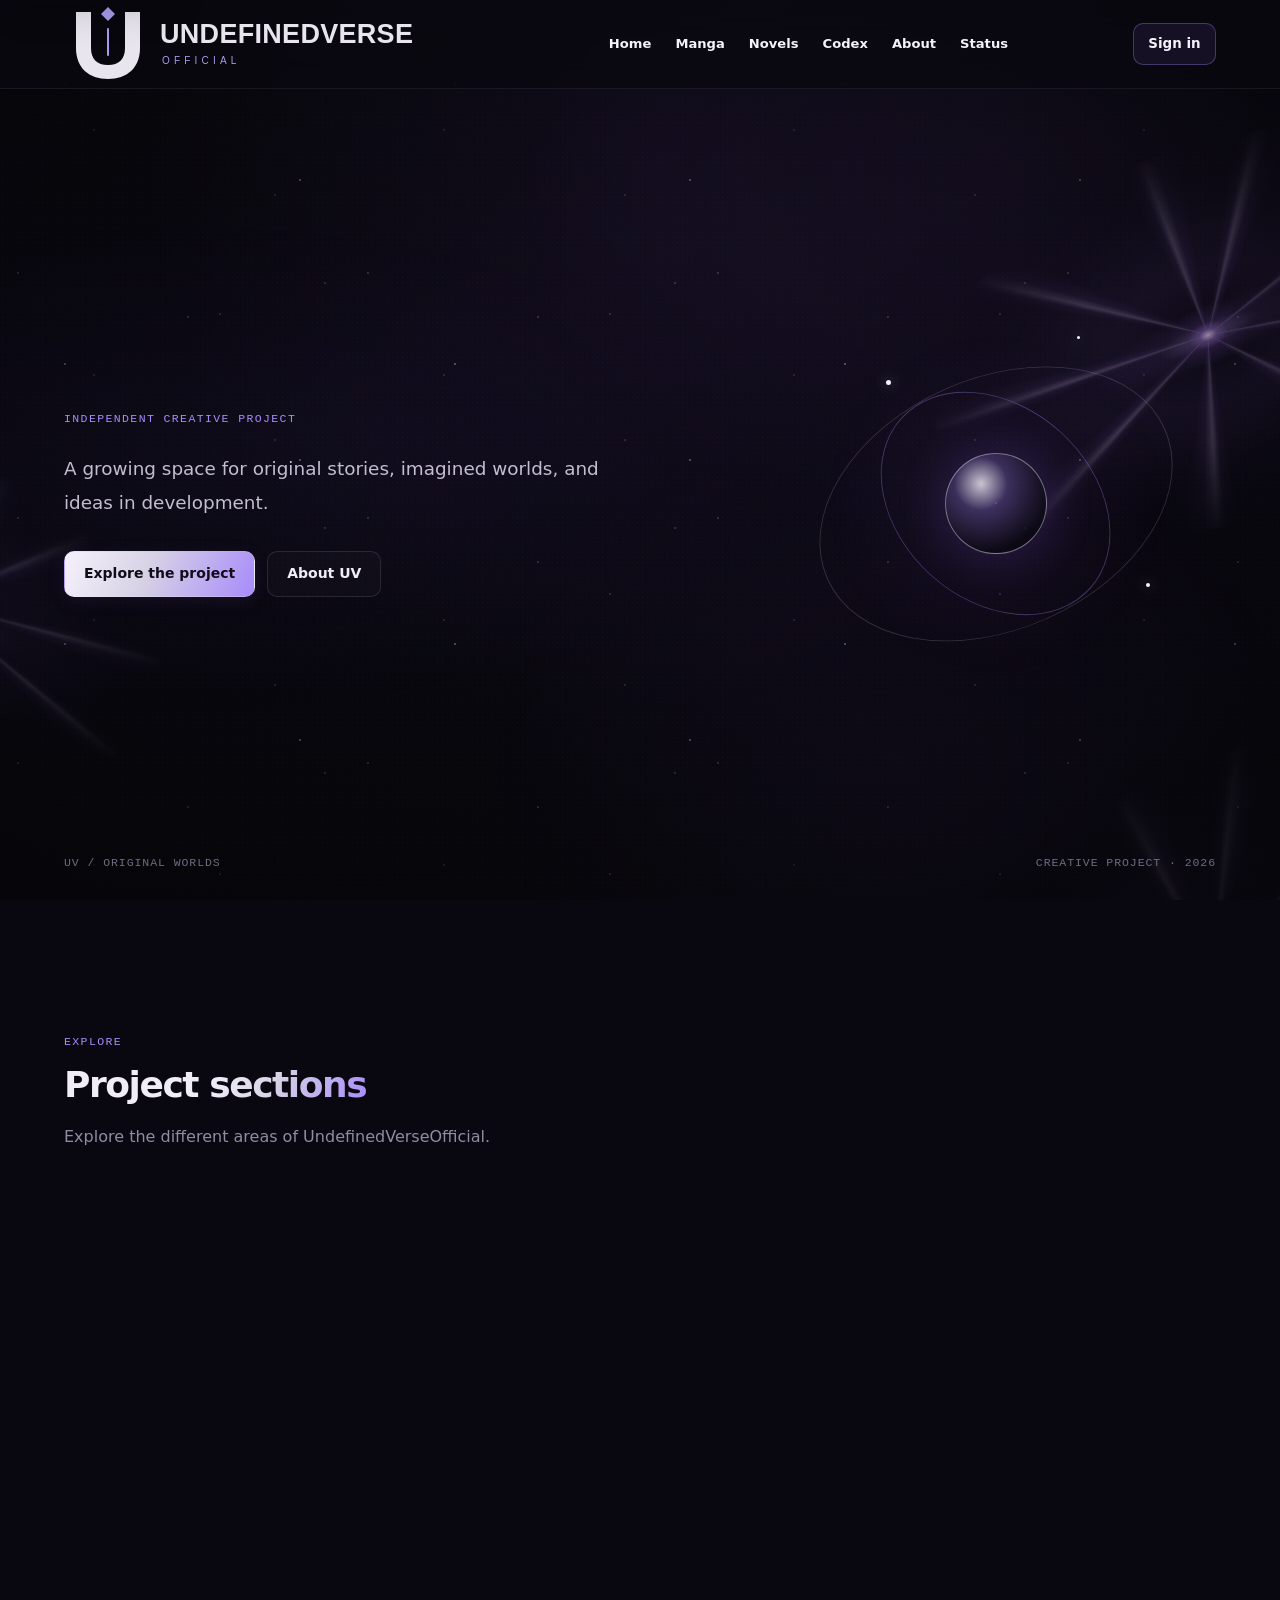
<file: index.html>
<!DOCTYPE html>
<html lang="en">
<head>
  <meta charset="UTF-8">
  <meta name="viewport" content="width=device-width, initial-scale=1">
  <meta name="theme-color" content="#08080b">
  <meta name="color-scheme" content="dark">

  <meta
    name="description"
    content="UndefinedVerseOfficial — an independent creative project for original stories, imagined worlds, manga, novels, and fictional lore."
  >

  <title>UndefinedVerseOfficial</title>

  <link rel="icon" href="assets/icons/favicon.svg" type="image/svg+xml">
  <link rel="manifest" href="manifest.webmanifest">

  <link rel="stylesheet" href="assets/css/tokens.css">
  <link rel="stylesheet" href="assets/css/reset.css">
  <link rel="stylesheet" href="assets/css/typography.css">
  <link rel="stylesheet" href="assets/css/layout.css">
  <link rel="stylesheet" href="assets/css/background.css">
  <link rel="stylesheet" href="assets/css/logo.css">
  <link rel="stylesheet" href="assets/css/navigation.css">
  <link rel="stylesheet" href="assets/css/cards.css">
  <link rel="stylesheet" href="assets/css/animations.css">
  <link rel="stylesheet" href="assets/css/responsive.css">
  <link rel="stylesheet" href="assets/css/accessibility.css">
</head>

<body>
  <a class="skip-link" href="#main-content">Skip to content</a>

  <!-- Cosmic background -->
  <div class="cosmos" aria-hidden="true">
    <div class="cosmos__base"></div>
    <div class="cosmos__nebula"></div>

    <div class="cosmos__galaxy cosmos__galaxy--one"></div>
    <div class="cosmos__galaxy cosmos__galaxy--two"></div>
    <div class="cosmos__galaxy cosmos__galaxy--three"></div>

    <div class="cosmos__stars cosmos__stars--far"></div>
    <div class="cosmos__stars cosmos__stars--near"></div>

    <div class="cosmos__grain"></div>
    <div class="cosmos__vignette"></div>
  </div>

  <!-- Header -->
  <header class="site-header">
    <div class="site-header__inner">

      <a
        class="site-logo"
        href="index.html"
        aria-label="UndefinedVerseOfficial home"
      >
        <img
          src="assets/icons/uv-logo.svg"
          alt="UndefinedVerseOfficial"
          width="420"
          height="88"
        >
      </a>

      <nav class="site-nav" id="primary-navigation" aria-label="Main navigation">
        <a href="index.html" aria-current="page">Home</a>
        <a href="pages/manga.html">Manga</a>
        <a href="pages/novels.html">Novels</a>
        <a href="pages/codex.html">Codex</a>
        <a href="pages/about.html">About</a>
        <a href="pages/status.html">Status</a>
      </nav>

      <a
        class="account-link"
        id="account-nav-link"
        href="pages/account.html"
        aria-label="Sign in to UndefinedVerseOfficial"
      >
        <span id="account-nav-label">Sign in</span>
      </a>

    </div>
  </header>

  <main id="main-content">

    <!-- Hero -->
    <section class="hero section" aria-label="Introduction">
      <div class="hero__content">
        <p class="eyebrow">INDEPENDENT CREATIVE PROJECT</p>

        <p class="hero__description">
          A growing space for original stories, imagined worlds,
          and ideas in development.
        </p>

        <div class="hero__actions">
          <a class="button button--primary" href="#explore">
            Explore the project
          </a>

          <a class="button button--quiet" href="pages/about.html">
            About UV
          </a>
        </div>
      </div>

      <div class="hero__visual" aria-hidden="true">
        <div class="hero__orbit hero__orbit--outer"></div>
        <div class="hero__orbit hero__orbit--inner"></div>
        <div class="hero__orbit hero__orbit--third"></div>
        <div class="hero__core"></div>

        <span class="hero__spark hero__spark--one"></span>
        <span class="hero__spark hero__spark--two"></span>
        <span class="hero__spark hero__spark--three"></span>
      </div>

      <div class="hero__index" aria-hidden="true">
        <span>UV / ORIGINAL WORLDS</span>
        <span>CREATIVE PROJECT · 2026</span>
      </div>
    </section>

    <!-- Explore -->
    <section class="section" id="explore" aria-labelledby="explore-title">
      <div class="section-heading">
        <p class="eyebrow">EXPLORE</p>

        <h2 id="explore-title">
          Project <span>sections</span>
        </h2>

        <p>
          Explore the different areas of UndefinedVerseOfficial.
        </p>
      </div>

      <div class="category-grid">
        <a
          class="category-card"
          href="pages/manga.html"
          data-work-title="manga"
          data-catalogue-status="in-development"
        >
          <div class="category-card__icon" aria-hidden="true">◈</div>
          <p class="eyebrow">01 / STORIES</p>
          <h3 class="category-card__title">Manga</h3>

          <p class="category-card__description">
            A dedicated space for original manga projects.
            The catalogue is in development.
          </p>

          <span class="category-card__action">
            Explore Manga
            <span class="category-card__arrow" aria-hidden="true">↗</span>
          </span>
        </a>

        <a
          class="category-card"
          href="pages/novels.html"
          data-work-title="novels"
          data-catalogue-status="in-development"
        >
          <div class="category-card__icon" aria-hidden="true">◇</div>
          <p class="eyebrow">02 / FICTION</p>
          <h3 class="category-card__title">Novels</h3>

          <p class="category-card__description">
            A future home for original fiction and longer-form stories.
          </p>

          <span class="category-card__action">
            Explore Novels
            <span class="category-card__arrow" aria-hidden="true">↗</span>
          </span>
        </a>
      </div>
    </section>

    <!-- Worldbuilding -->
    <section class="section" aria-labelledby="codex-title">
      <div class="section-heading">
        <p class="eyebrow">03 / WORLDBUILDING</p>

        <h2 id="codex-title">
          Ideas, concepts, and <span>lore</span>
        </h2>

        <p>
          A place for fictional concepts, terminology, and worldbuilding
          as the project develops.
        </p>
      </div>

      <a
        class="dimension-card"
        href="pages/codex.html"
        data-work-title="codex"
        data-catalogue-status="in-development"
      >
        <span class="dimension-card__top">
          <span class="dimension-card__index">03 / LORE</span>
          <span class="dimension-card__symbol" aria-hidden="true">⌘</span>
        </span>

        <h3 class="dimension-card__title">Codex</h3>

        <p class="dimension-card__description">
          Fictional concepts, terminology, and worldbuilding
          for the developing project.
        </p>

        <span class="dimension-card__footer">
          <span>Explore Codex</span>
          <span class="dimension-card__arrow" aria-hidden="true">↗</span>
        </span>
      </a>
    </section>

    <!-- Project status -->
    <section class="section" aria-labelledby="status-title">
      <a class="codex-link" href="pages/status.html">
        <div class="codex-link__content">
          <span class="codex-link__label">PROJECT STATUS</span>

          <h2 class="codex-link__title" id="status-title">
            Under development
          </h2>

          <p class="codex-link__description">
            Some sections are still being built. Visit the status page
            for a clearer view of what's available.
          </p>
        </div>

        <span class="codex-link__arrow" aria-hidden="true">↗</span>
      </a>
    </section>

  </main>

  <!-- Footer -->
  <footer class="site-footer">
    <div class="site-footer__inner">

      <a class="site-footer__brand" href="index.html">
        <img
          src="assets/icons/uv-mark.svg"
          alt=""
          width="32"
          height="32"
        >
        <span>UndefinedVerseOfficial</span>
      </a>

      <p>An independent creative project.</p>

      <nav aria-label="Footer navigation">
        <a href="pages/about.html">About</a>
        <a href="pages/status.html">Status</a>
      </nav>

      <p class="site-footer__copyright">
        © <span data-current-year>2026</span> UndefinedVerseOfficial
      </p>

    </div>
  </footer>

  <!-- Existing site scripts -->
  <script type="module" src="assets/js/main.js"></script>
  <script type="module" src="assets/js/account-nav.js"></script>
</body>
</html>
</file>
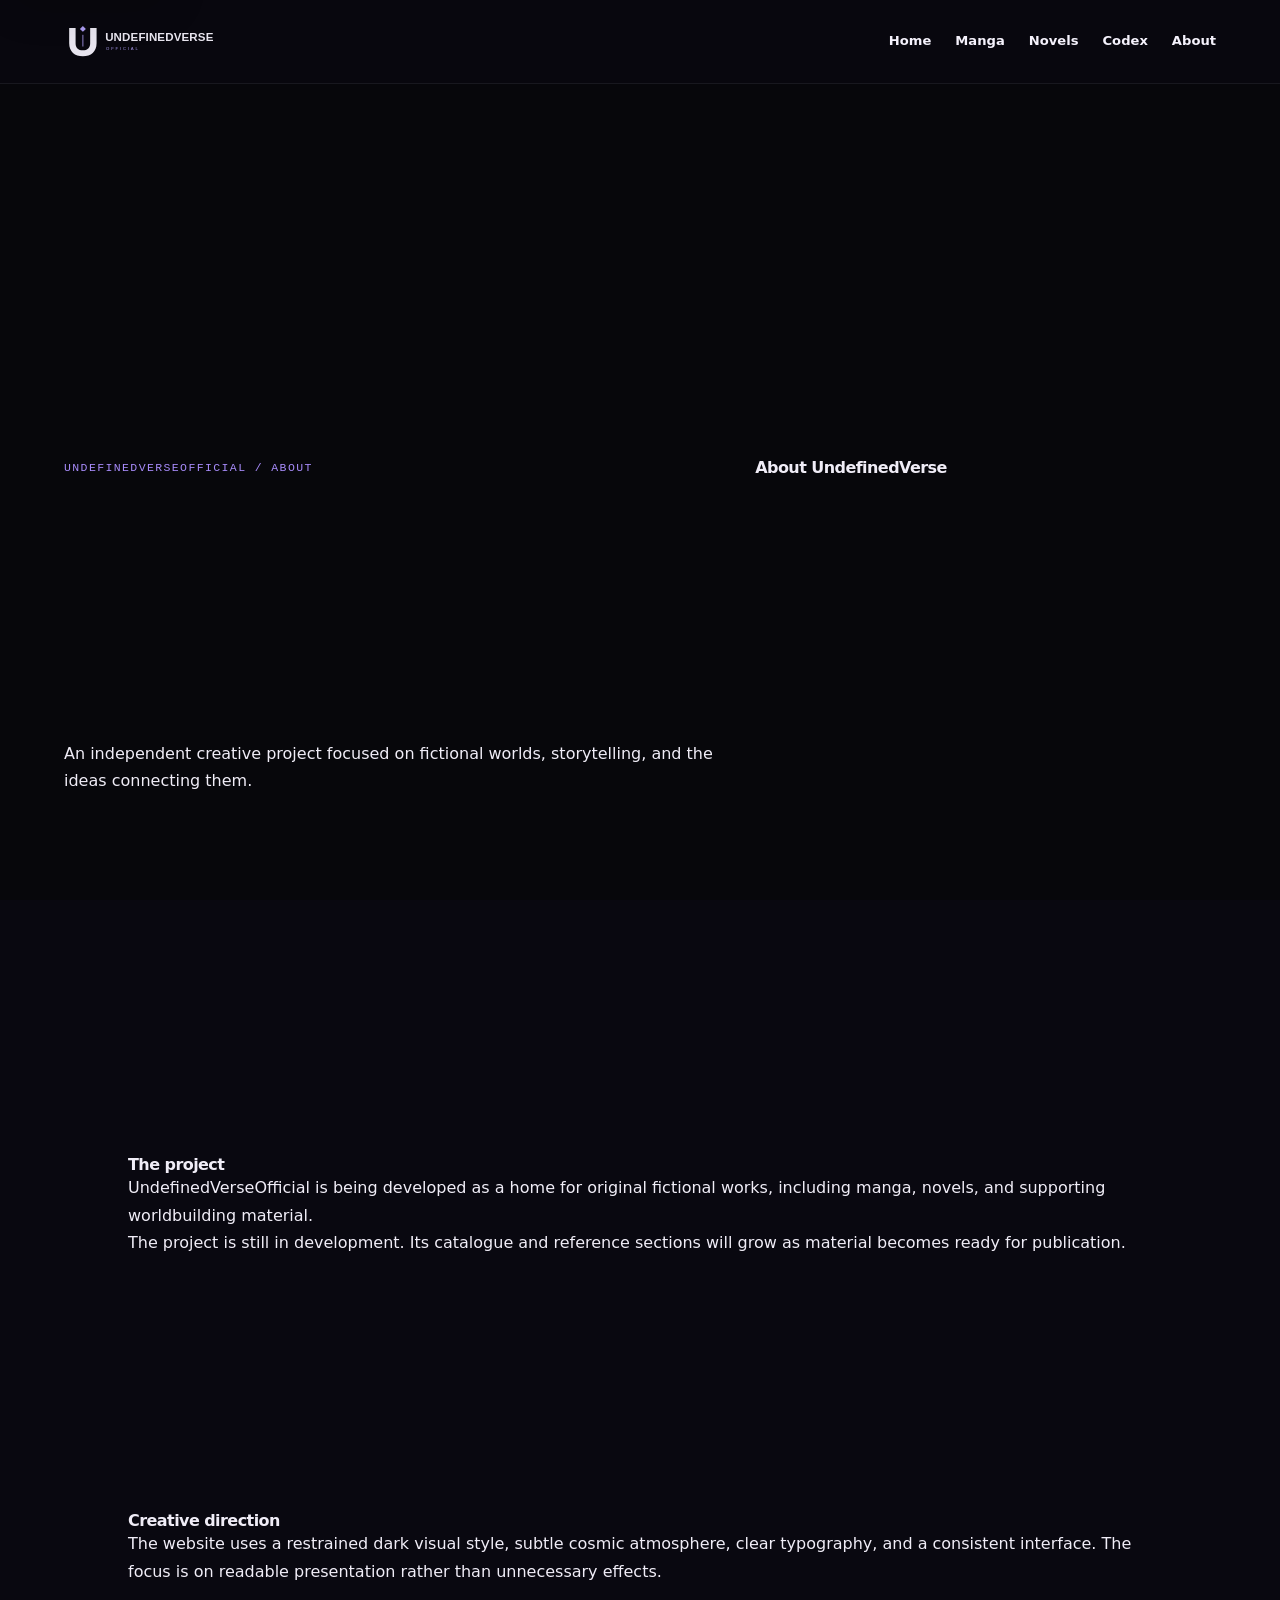
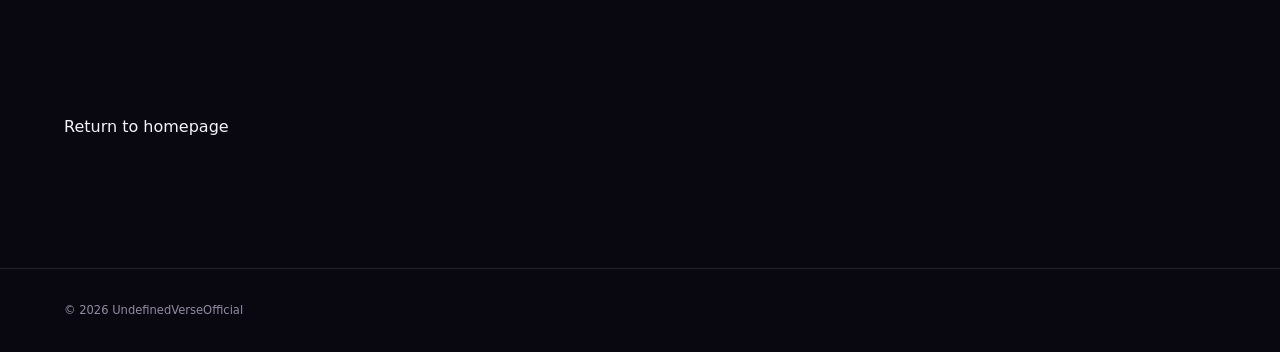
<file: pages/about.html>
<!DOCTYPE html>
<html lang="en">
<head>
  <meta charset="UTF-8">
  <meta name="viewport" content="width=device-width, initial-scale=1">
  <meta name="theme-color" content="#080611">
  <meta
    name="description"
    content="Learn about UndefinedVerseOfficial, its creative direction, and its developing collection of fictional works."
  >
  <meta name="robots" content="index, follow">

  <title>About — UndefinedVerseOfficial</title>

  <link rel="icon" href="../assets/icons/favicon.svg" type="image/svg+xml">

  <link rel="stylesheet" href="../assets/css/tokens.css">
  <link rel="stylesheet" href="../assets/css/reset.css">
  <link rel="stylesheet" href="../assets/css/typography.css">
  <link rel="stylesheet" href="../assets/css/layout.css">
  <link rel="stylesheet" href="../assets/css/background.css">
  <link rel="stylesheet" href="../assets/css/logo.css">
  <link rel="stylesheet" href="../assets/css/navigation.css">
  <link rel="stylesheet" href="../assets/css/cards.css">
  <link rel="stylesheet" href="../assets/css/animations.css">
  <link rel="stylesheet" href="../assets/css/responsive.css">
  <link rel="stylesheet" href="../assets/css/accessibility.css">
</head>

<body>
  <a class="skip-link" href="#main-content">Skip to content</a>

  <div class="cosmos" aria-hidden="true"></div>

  <header class="site-header">
    <a
      class="site-logo"
      href="../index.html"
      aria-label="UndefinedVerseOfficial home"
    >
      <img
        src="../assets/icons/uv-logo.svg"
        alt="UndefinedVerseOfficial"
        width="180"
        height="50"
      >
    </a>

    <nav class="site-nav" aria-label="Main navigation">
      <a href="../index.html">Home</a>
      <a href="./manga.html">Manga</a>
      <a href="./novels.html">Novels</a>
      <a href="./codex.html">Codex</a>
      <a href="./about.html" aria-current="page">About</a>
    </nav>
  </header>

  <main id="main-content" class="section">
    <section class="hero" aria-labelledby="page-title">
      <p class="eyebrow">UNDEFINEDVERSEOFFICIAL / ABOUT</p>
      <h1 id="page-title">About UndefinedVerse</h1>
      <p>
        An independent creative project focused on fictional worlds,
        storytelling, and the ideas connecting them.
      </p>
    </section>

    <section class="section" aria-labelledby="purpose-title">
      <div class="card">
        <h2 id="purpose-title">The project</h2>
        <p>
          UndefinedVerseOfficial is being developed as a home for
          original fictional works, including manga, novels, and
          supporting worldbuilding material.
        </p>
        <p>
          The project is still in development. Its catalogue and
          reference sections will grow as material becomes ready
          for publication.
        </p>
      </div>
    </section>

    <section class="section" aria-labelledby="direction-title">
      <div class="card">
        <h2 id="direction-title">Creative direction</h2>
        <p>
          The website uses a restrained dark visual style, subtle
          cosmic atmosphere, clear typography, and a consistent
          interface. The focus is on readable presentation rather
          than unnecessary effects.
        </p>
      </div>
    </section>

    <p>
      <a href="../index.html">Return to homepage</a>
    </p>
  </main>

  <footer class="site-footer">
    <p>
      © <span data-current-year>2026</span>
      UndefinedVerseOfficial
    </p>
  </footer>

  <script src="../assets/js/main.js" type="module"></script>
</body>
</html>
</file>
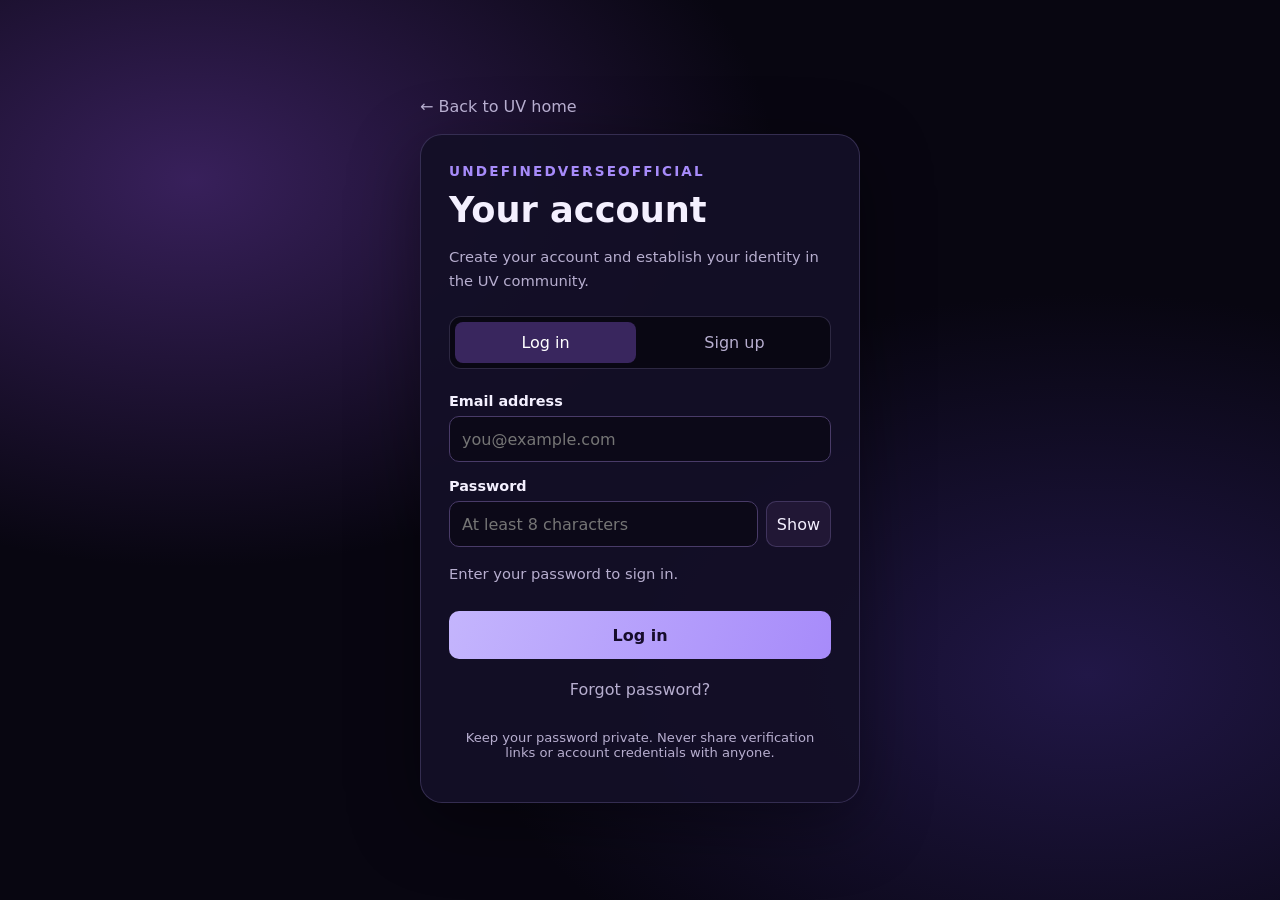
<file: pages/account.html>
<!DOCTYPE html>
<html lang="en">
<head>
  <meta charset="UTF-8">
  <meta name="viewport" content="width=device-width, initial-scale=1">
  <meta name="theme-color" content="#080611">
  <meta name="description" content="Create an account or sign in to UndefinedVerseOfficial.">
  <title>Account | UndefinedVerseOfficial</title>

  <style>
    :root {
      color-scheme: dark;
      --bg: #080611;
      --panel: rgba(20, 15, 39, .94);
      --text: #f4f0ff;
      --muted: #b7aecf;
      --purple: #a78bfa;
      --border: rgba(190, 170, 255, .2);
      --error: #ff9baf;
      --success: #8ee8c1;
    }

    * { box-sizing: border-box; }

    body {
      margin: 0;
      min-height: 100vh;
      padding: 24px 16px;
      display: grid;
      place-items: center;
      font-family: system-ui, -apple-system, sans-serif;
      color: var(--text);
      background:
        radial-gradient(ellipse at 15% 20%, #38205b 0, transparent 38%),
        radial-gradient(ellipse at 85% 75%, #211747 0, transparent 40%),
        var(--bg);
    }

    a { color: #c9b8ff; }

    .shell {
      width: 100%;
      max-width: 440px;
    }

    .back {
      display: inline-block;
      margin-bottom: 18px;
      color: var(--muted);
      text-decoration: none;
    }

    .card {
      padding: 28px;
      background: var(--panel);
      border: 1px solid var(--border);
      border-radius: 22px;
      box-shadow: 0 20px 70px #0006;
    }

    .brand {
      margin: 0;
      color: var(--purple);
      font-size: .85rem;
      font-weight: 800;
      letter-spacing: .16em;
      text-transform: uppercase;
    }

    h1 {
      margin: 10px 0 8px;
      font-size: clamp(1.7rem, 7vw, 2.2rem);
      overflow-wrap: anywhere;
    }

    .intro, .hint {
      color: var(--muted);
      line-height: 1.6;
      font-size: .92rem;
    }

    .tabs {
      display: grid;
      grid-template-columns: 1fr 1fr;
      gap: 8px;
      margin: 24px 0;
      padding: 5px;
      background: #090713;
      border: 1px solid var(--border);
      border-radius: 12px;
    }

    button, input { font: inherit; }

    .tab {
      padding: 11px 8px;
      color: var(--muted);
      background: transparent;
      border: 0;
      border-radius: 8px;
      cursor: pointer;
    }

    .tab[aria-selected="true"] {
      color: white;
      background: #39265e;
    }

    .field { margin: 16px 0; }

    label {
      display: block;
      margin-bottom: 7px;
      font-size: .9rem;
      font-weight: 650;
    }

    input {
      width: 100%;
      min-height: 46px;
      padding: 12px;
      color: white;
      background: #0c0918;
      border: 1px solid #493b68;
      border-radius: 10px;
    }

    input:focus-visible, button:focus-visible, a:focus-visible {
      outline: 2px solid #c4b5fd;
      outline-offset: 3px;
    }

    .password-wrap {
      display: flex;
      gap: 8px;
    }

    .password-wrap input { min-width: 0; }

    .small-button {
      flex-shrink: 0;
      padding: 0 10px;
      color: var(--text);
      background: #211735;
      border: 1px solid var(--border);
      border-radius: 10px;
      cursor: pointer;
    }

    .primary {
      width: 100%;
      min-height: 48px;
      margin-top: 10px;
      padding: 12px;
      color: #160c2b;
      background: linear-gradient(110deg, #c4b5fd, #a78bfa);
      border: 0;
      border-radius: 10px;
      font-weight: 800;
      cursor: pointer;
    }

    button:disabled { opacity: .6; cursor: wait; }

    .notice {
      display: none;
      margin: 16px 0;
      padding: 12px;
      border: 1px solid var(--border);
      border-radius: 10px;
      line-height: 1.5;
      overflow-wrap: anywhere;
    }

    .notice.show { display: block; }
    .notice.error { color: var(--error); }
    .notice.success { color: var(--success); }

    .hidden { display: none !important; }

    .account-details {
      margin: 18px 0;
      padding: 14px;
      background: #0c0918;
      border: 1px solid var(--border);
      border-radius: 12px;
      overflow-wrap: anywhere;
    }

    .footer {
      margin-top: 20px;
      text-align: center;
      color: var(--muted);
      font-size: .82rem;
    }

    @media (max-width: 360px) {
      .card { padding: 20px 16px; }
    }
  </style>
</head>

<body>
  <main class="shell">
    <a class="back" href="../index.html">← Back to UV home</a>

    <section class="card">
      <p class="brand">UndefinedVerseOfficial</p>
      <h1 id="page-title">Your account</h1>
      <p class="intro">
        Create your account and establish your identity in the UV community.
      </p>

      <div id="auth-area">
        <div class="tabs" role="tablist" aria-label="Account action">
          <button class="tab" id="login-tab" type="button"
            role="tab" aria-selected="true">Log in</button>
          <button class="tab" id="signup-tab" type="button"
            role="tab" aria-selected="false">Sign up</button>
        </div>

        <form id="auth-form">
          <div class="field hidden" id="name-field">
            <label for="display-name">Display name (optional)</label>
            <input id="display-name" name="displayName"
              type="text" maxlength="50" autocomplete="nickname"
              placeholder="How should we display your name?">
          </div>

          <div class="field">
            <label for="email">Email address</label>
            <input id="email" name="email" type="email"
              autocomplete="email" maxlength="254"
              required placeholder="you@example.com">
          </div>

          <div class="field">
            <label for="password">Password</label>
            <div class="password-wrap">
              <input id="password" name="password" type="password"
                autocomplete="current-password" minlength="8"
                required placeholder="At least 8 characters">
              <button class="small-button" id="toggle-password"
                type="button" aria-label="Show password"
                aria-pressed="false">Show</button>
            </div>
            <p class="hint" id="password-hint">
              Enter your password to sign in.
            </p>
          </div>

          <button class="primary" id="submit-button" type="submit">
            Log in
          </button>
        </form>

        <button id="forgot-button" class="tab" type="button"
          style="width:100%;margin-top:10px">
          Forgot password?
        </button>
      </div>

      <div id="signed-in-area" class="hidden">
        <h2>You're signed in</h2>
        <p class="intro">Your UV account is connected.</p>
        <div class="account-details">
          <p><strong>Email</strong></p>
          <p id="user-email"></p>
          <p><strong>User ID</strong></p>
          <p id="user-id"></p>
        </div>
        <p class="hint">
          Your public profile page will be connected in the next step.
        </p>
        <button class="primary" id="logout-button" type="button">
          Log out
        </button>
      </div>

      <div id="notice" class="notice" role="status"
        aria-live="polite"></div>

      <p class="footer">
        Keep your password private. Never share verification links or
        account credentials with anyone.
      </p>
    </section>
  </main>

  <script type="module">
    import { supabase } from "../assets/js/supabase.js";

    const $ = (id) => document.getElementById(id);

    const authArea = $("auth-area");
    const signedInArea = $("signed-in-area");
    const form = $("auth-form");
    const notice = $("notice");
    const submitButton = $("submit-button");

    let mode = "login";
    let busy = false;

    function showNotice(message, type = "success") {
      notice.textContent = message;
      notice.className = `notice show ${type}`;
    }

    function clearNotice() {
      notice.textContent = "";
      notice.className = "notice";
    }

    function setMode(nextMode) {
      mode = nextMode;
      const signup = mode === "signup";

      $("login-tab").setAttribute("aria-selected", String(!signup));
      $("signup-tab").setAttribute("aria-selected", String(signup));
      $("name-field").classList.toggle("hidden", !signup);
      $("forgot-button").classList.toggle("hidden", signup);

      $("page-title").textContent = signup ? "Create your account" : "Welcome back";
      submitButton.textContent = signup ? "Create account" : "Log in";
      $("password").autocomplete = signup ? "new-password" : "current-password";
      $("password-hint").textContent = signup
        ? "Use at least 8 characters. Choose a password you don't use elsewhere."
        : "Enter your password to sign in.";

      clearNotice();
    }

    function setBusy(value) {
      busy = value;
      submitButton.disabled = value;
      $("forgot-button").disabled = value;
      $("login-tab").disabled = value;
      $("signup-tab").disabled = value;
      $("logout-button").disabled = value;
      submitButton.textContent = value
        ? "Please wait…"
        : mode === "signup" ? "Create account" : "Log in";
    }

    function displaySession(user) {
      authArea.classList.add("hidden");
      signedInArea.classList.remove("hidden");
      $("user-email").textContent = user.email || "Email unavailable";
      $("user-id").textContent = user.id;
    }

    function displaySignedOut() {
      authArea.classList.remove("hidden");
      signedInArea.classList.add("hidden");
    }

    $("login-tab").addEventListener("click", () => setMode("login"));
    $("signup-tab").addEventListener("click", () => setMode("signup"));

    $("toggle-password").addEventListener("click", () => {
      const input = $("password");
      const show = input.type === "password";
      input.type = show ? "text" : "password";
      $("toggle-password").textContent = show ? "Hide" : "Show";
      $("toggle-password").setAttribute("aria-label",
        show ? "Hide password" : "Show password");
      $("toggle-password").setAttribute("aria-pressed", String(show));
    });

    form.addEventListener("submit", async (event) => {
      event.preventDefault();
      if (busy) return;
      clearNotice();

      const email = $("email").value.trim();
      const password = $("password").value;
      const displayName = $("display-name").value.trim();

      if (mode === "signup" && password.length < 8) {
        showNotice("Choose a password with at least 8 characters.", "error");
        return;
      }

      setBusy(true);

      try {
        if (mode === "signup") {
          const { data, error } = await supabase.auth.signUp({
            email,
            password,
            options: {
              emailRedirectTo: window.location.origin + "/pages/account.html",
              data: {
                display_name: displayName || null
              }
            }
          });

          if (error) throw error;

          if (data.session && data.user) {
            displaySession(data.user);
            showNotice("Your account was created and you're signed in.");
          } else {
            showNotice(
              "Registration submitted. Check your email for the verification link before signing in."
            );
            form.reset();
          }
        } else {
          const { data, error } = await supabase.auth.signInWithPassword({
            email,
            password
          });

          if (error) throw error;

          displaySession(data.user);
          showNotice("Signed in successfully.");
          $("password").value = "";
        }
      } catch (error) {
        showNotice(
          error.message || "Something went wrong. Please try again.",
          "error"
        );
      } finally {
        setBusy(false);
      }
    });

    $("forgot-button").addEventListener("click", async () => {
      if (busy) return;
      clearNotice();

      const email = $("email").value.trim();
      if (!email) {
        showNotice("Enter your email address first.", "error");
        $("email").focus();
        return;
      }

      setBusy(true);

      try {
        const { error } = await supabase.auth.resetPasswordForEmail(email, {
          redirectTo: window.location.origin + "/pages/account.html"
        });

        if (error) throw error;

        showNotice(
          "If an account exists for that email, a password-reset link will be sent."
        );
      } catch (error) {
        showNotice(error.message || "Unable to request a reset.", "error");
      } finally {
        setBusy(false);
      }
    });

    $("logout-button").addEventListener("click", async () => {
      if (busy) return;
      clearNotice();
      setBusy(true);

      try {
        const { error } = await supabase.auth.signOut();
        if (error) throw error;

        displaySignedOut();
        showNotice("You've been logged out.");
      } catch (error) {
        showNotice(error.message || "Unable to log out.", "error");
      } finally {
        setBusy(false);
      }
    });

    // Restore an existing session after a page reload.
    const { data: sessionData, error: sessionError } =
      await supabase.auth.getSession();

    if (sessionError) {
      showNotice("Unable to check your session. Please reload the page.", "error");
    } else if (sessionData.session?.user) {
      displaySession(sessionData.session.user);
    }

    // Keep the visible account state in sync with authentication.
    supabase.auth.onAuthStateChange((event, session) => {
      if (session?.user) {
        displaySession(session.user);
      } else if (event === "SIGNED_OUT") {
        displaySignedOut();
      }
    });

    setMode("login");
  </script>
</body>
</html>
</file>
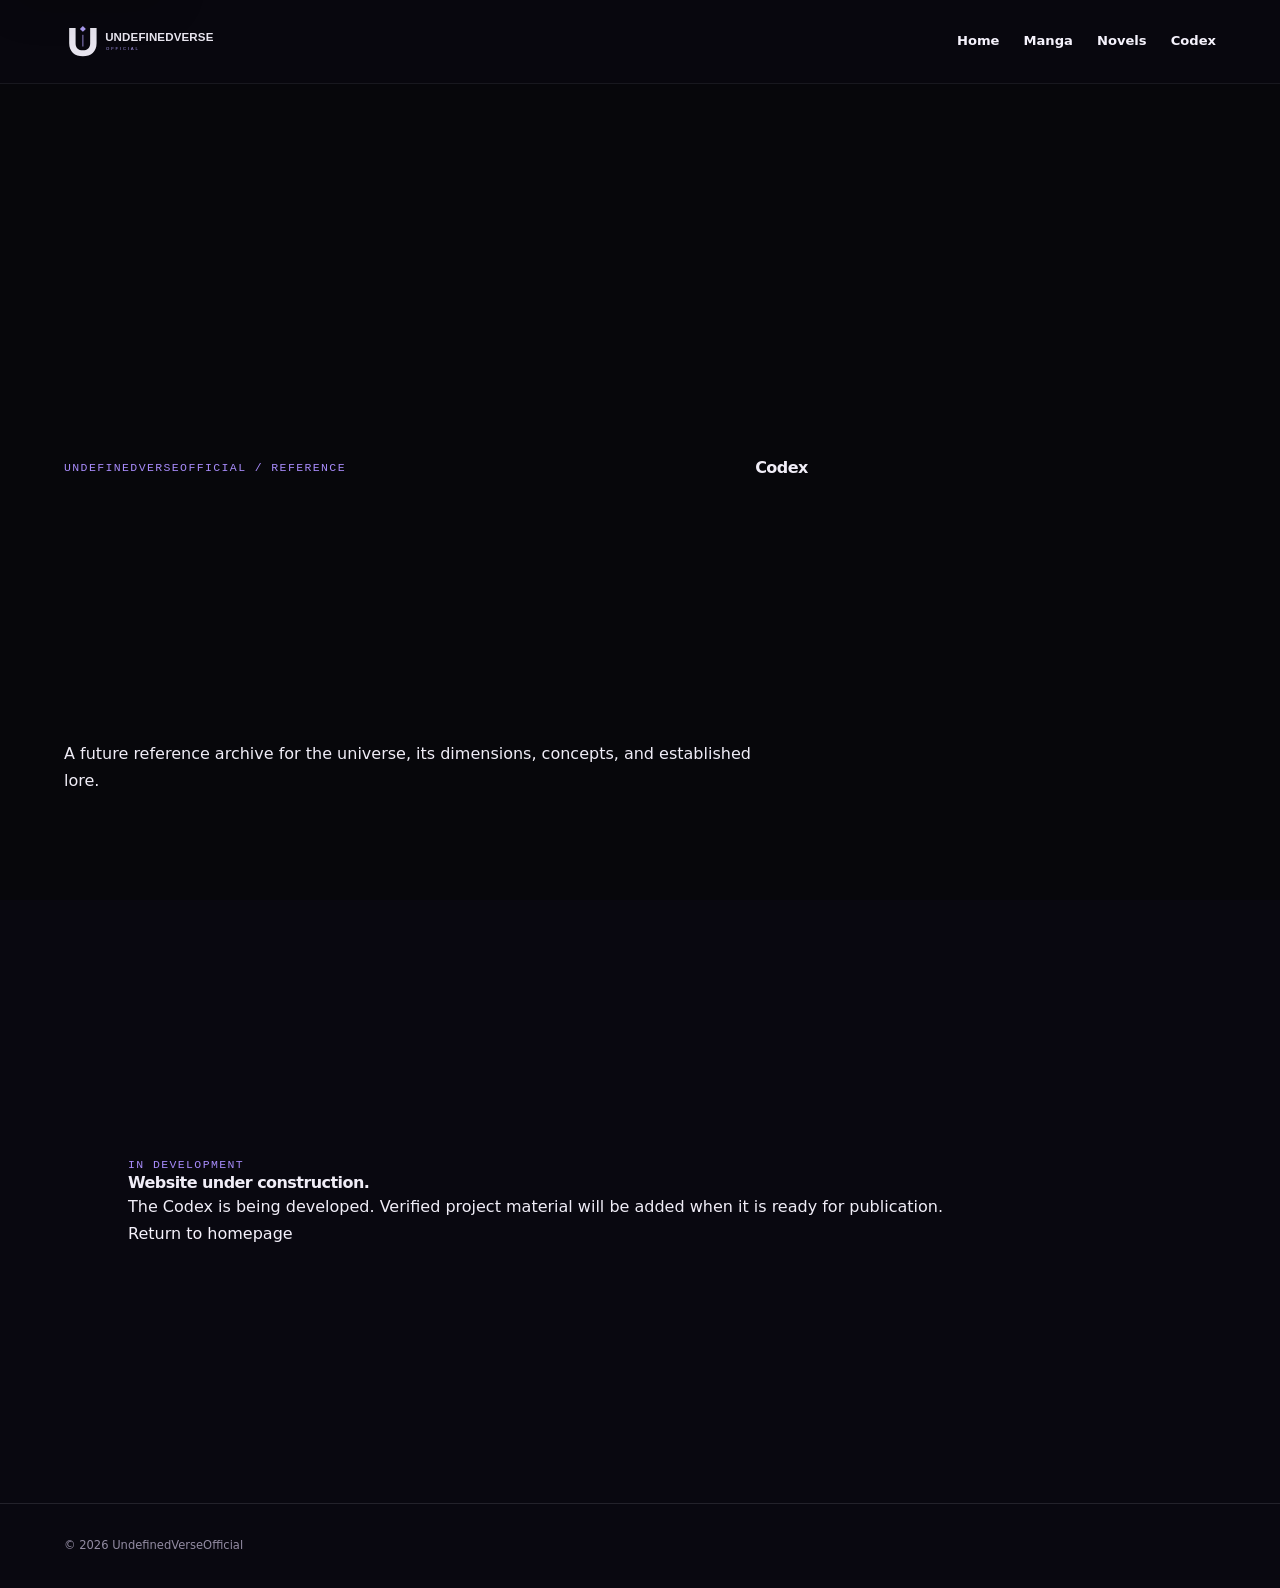
<file: pages/codex.html>
<!DOCTYPE html>
<html lang="en">
<head>
  <meta charset="UTF-8">
  <meta name="viewport" content="width=device-width, initial-scale=1">
  <meta name="theme-color" content="#080611">
  <meta name="description" content="The UndefinedVerseOfficial Codex is being developed as a future reference for its fictional universe and worldbuilding.">
  <meta name="robots" content="index, follow">

  <title>Codex — UndefinedVerseOfficial</title>

  <link rel="icon" href="../assets/icons/favicon.svg" type="image/svg+xml">

  <link rel="stylesheet" href="../assets/css/tokens.css">
  <link rel="stylesheet" href="../assets/css/reset.css">
  <link rel="stylesheet" href="../assets/css/typography.css">
  <link rel="stylesheet" href="../assets/css/layout.css">
  <link rel="stylesheet" href="../assets/css/background.css">
  <link rel="stylesheet" href="../assets/css/logo.css">
  <link rel="stylesheet" href="../assets/css/navigation.css">
  <link rel="stylesheet" href="../assets/css/cards.css">
  <link rel="stylesheet" href="../assets/css/animations.css">
  <link rel="stylesheet" href="../assets/css/responsive.css">
  <link rel="stylesheet" href="../assets/css/accessibility.css">
</head>

<body>
  <a class="skip-link" href="#main-content">Skip to content</a>

  <div class="cosmos" aria-hidden="true"></div>

  <header class="site-header">
    <a
      class="site-logo"
      href="../index.html"
      aria-label="UndefinedVerseOfficial home"
    >
      <img
        src="../assets/icons/uv-logo.svg"
        alt="UndefinedVerseOfficial"
        width="180"
        height="50"
      >
    </a>

    <nav class="site-nav" aria-label="Main navigation">
      <a href="../index.html">Home</a>
      <a href="./manga.html">Manga</a>
      <a href="./novels.html">Novels</a>
      <a href="./codex.html" aria-current="page">Codex</a>
    </nav>
  </header>

  <main id="main-content" class="section">
    <section class="hero" aria-labelledby="page-title">
      <p class="eyebrow">UNDEFINEDVERSEOFFICIAL / REFERENCE</p>
      <h1 id="page-title">Codex</h1>
      <p>
        A future reference archive for the universe, its dimensions,
        concepts, and established lore.
      </p>
    </section>

    <section
      id="development-notice"
      class="section"
      aria-labelledby="notice-title"
    >
      <div class="card">
        <p class="eyebrow">IN DEVELOPMENT</p>
        <h2 id="notice-title">Website under construction.</h2>
        <p>
          The Codex is being developed. Verified project material
          will be added when it is ready for publication.
        </p>
        <a href="../index.html">Return to homepage</a>
      </div>
    </section>
  </main>

  <footer class="site-footer">
    <p>
      © <span data-current-year>2026</span>
      UndefinedVerseOfficial
    </p>
  </footer>

  <script src="../assets/js/main.js" type="module"></script>
</body>
</html>
</file>
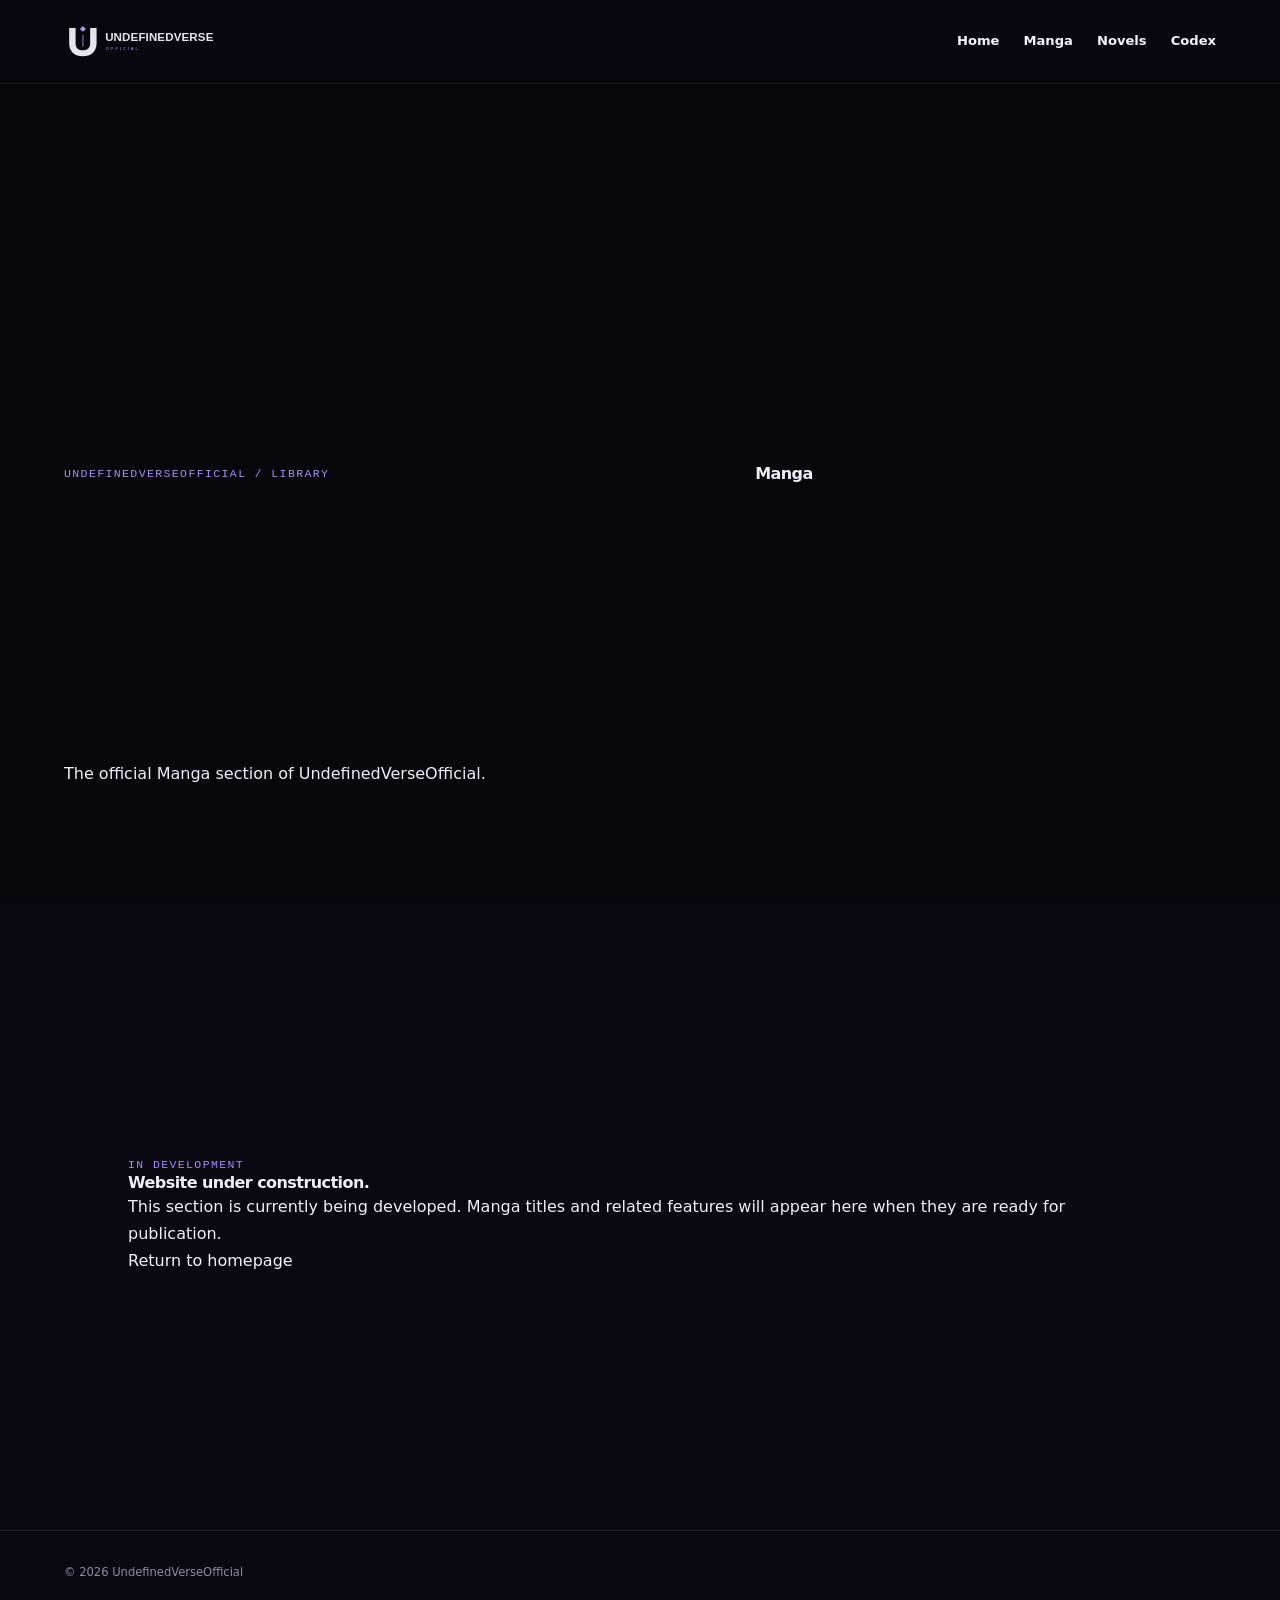
<file: pages/manga.html>
<!DOCTYPE html>
<html lang="en">
<head>
  <meta charset="UTF-8">
  <meta name="viewport" content="width=device-width, initial-scale=1">
  <meta name="theme-color" content="#080611">
  <meta name="description" content="Explore the Manga section of UndefinedVerseOfficial. This section is currently under development.">
  <meta name="robots" content="index, follow">

  <title>Manga — UndefinedVerseOfficial</title>

  <link rel="icon" href="../assets/icons/favicon.svg" type="image/svg+xml">
  <link rel="stylesheet" href="../assets/css/tokens.css">
  <link rel="stylesheet" href="../assets/css/reset.css">
  <link rel="stylesheet" href="../assets/css/typography.css">
  <link rel="stylesheet" href="../assets/css/layout.css">
  <link rel="stylesheet" href="../assets/css/background.css">
  <link rel="stylesheet" href="../assets/css/logo.css">
  <link rel="stylesheet" href="../assets/css/navigation.css">
  <link rel="stylesheet" href="../assets/css/cards.css">
  <link rel="stylesheet" href="../assets/css/animations.css">
  <link rel="stylesheet" href="../assets/css/responsive.css">
  <link rel="stylesheet" href="../assets/css/accessibility.css">
</head>

<body>
  <a class="skip-link" href="#main-content">Skip to content</a>

  <div class="cosmos" aria-hidden="true"></div>

  <header class="site-header">
    <a class="site-logo" href="../index.html" aria-label="UndefinedVerseOfficial home">
      <img
        src="../assets/icons/uv-logo.svg"
        alt="UndefinedVerseOfficial"
        width="180"
        height="50"
      >
    </a>

    <nav class="site-nav" aria-label="Main navigation">
      <a href="../index.html">Home</a>
      <a href="./manga.html" aria-current="page">Manga</a>
      <a href="./novels.html">Novels</a>
      <a href="./codex.html">Codex</a>
    </nav>
  </header>

  <main id="main-content" class="section">
    <section class="hero" aria-labelledby="page-title">
      <p class="eyebrow">UNDEFINEDVERSEOFFICIAL / LIBRARY</p>
      <h1 id="page-title">Manga</h1>
      <p>
        The official Manga section of UndefinedVerseOfficial.
      </p>
    </section>

    <section
      id="development-notice"
      class="section"
      aria-labelledby="notice-title"
    >
      <div class="card">
        <p class="eyebrow">IN DEVELOPMENT</p>
        <h2 id="notice-title">Website under construction.</h2>
        <p>
          This section is currently being developed.
          Manga titles and related features will appear here
          when they are ready for publication.
        </p>
        <a href="../index.html">Return to homepage</a>
      </div>
    </section>
  </main>

  <footer class="site-footer">
    <p>
      © <span data-current-year>2026</span>
      UndefinedVerseOfficial
    </p>
  </footer>

  <script src="../assets/js/main.js" type="module"></script>
</body>
</html>
</file>
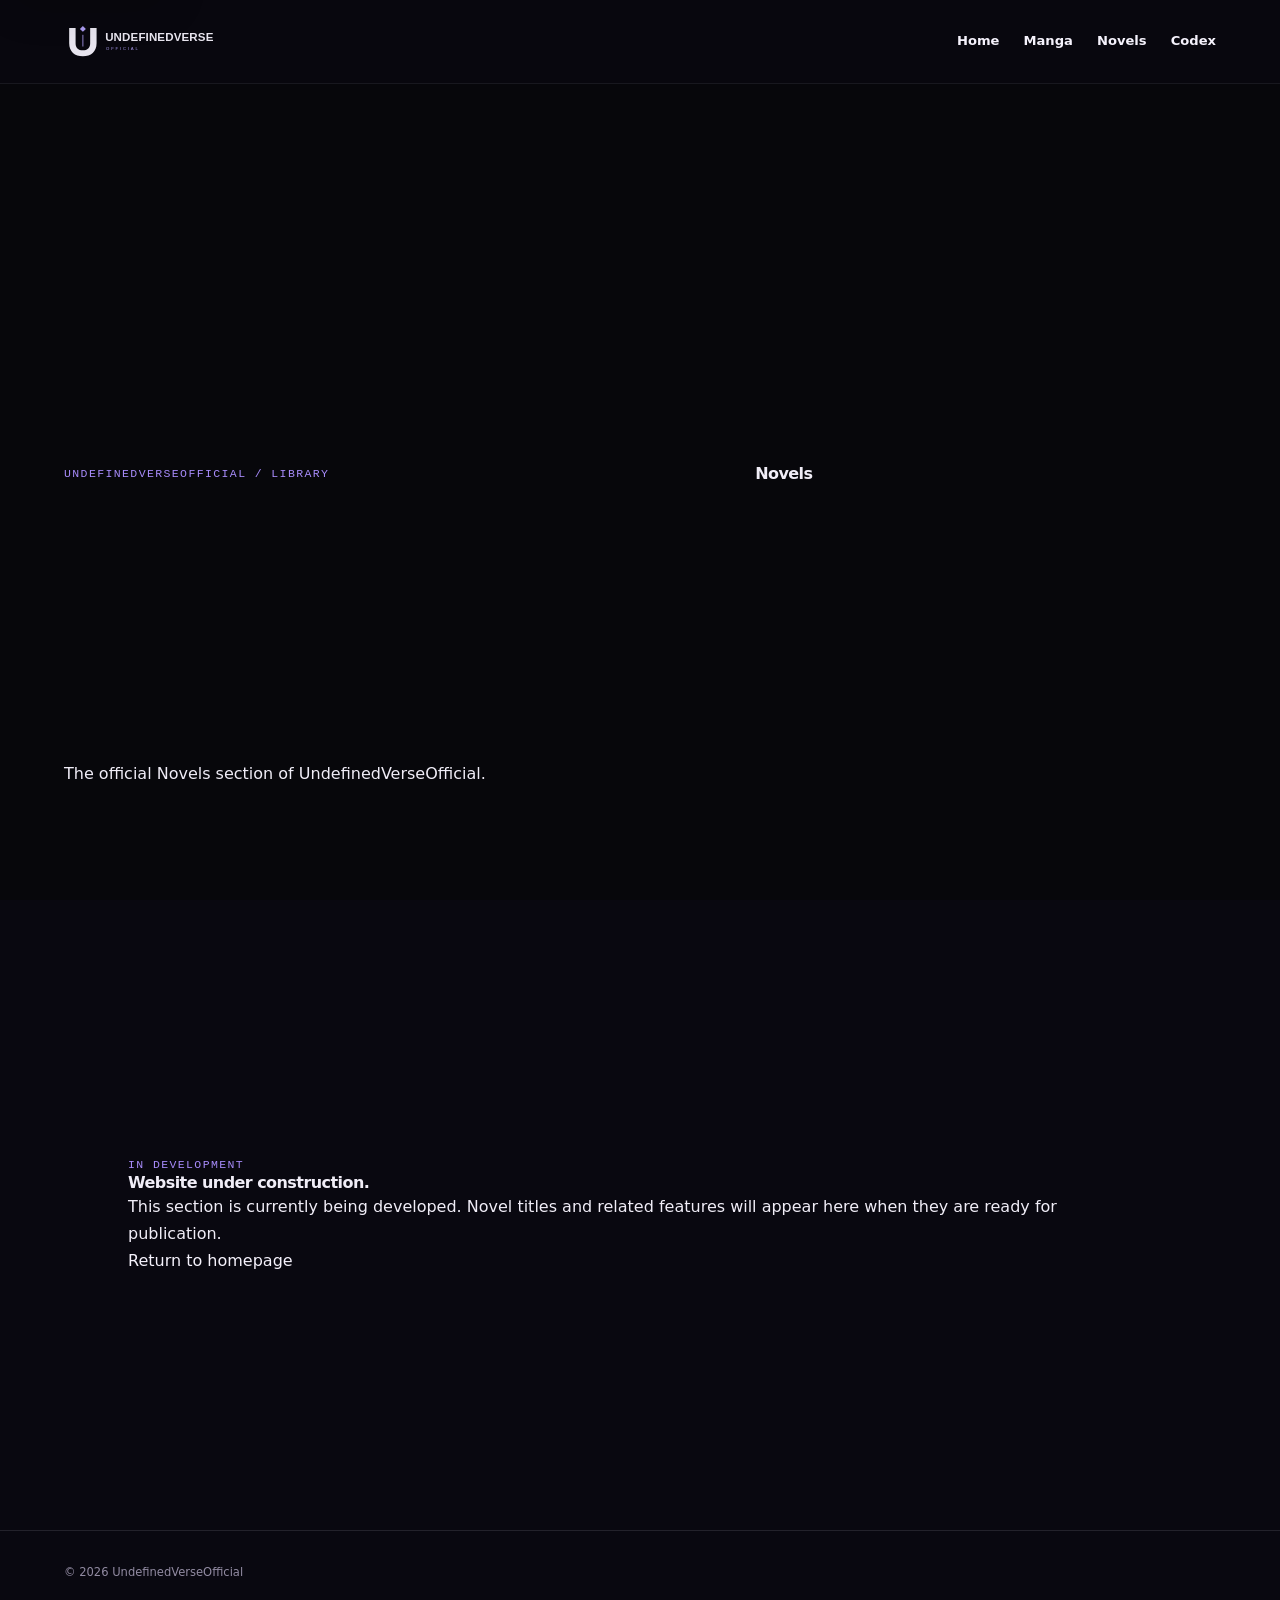
<file: pages/novels.html>
<!DOCTYPE html>
<html lang="en">
<head>
  <meta charset="UTF-8">
  <meta name="viewport" content="width=device-width, initial-scale=1">
  <meta name="theme-color" content="#080611">
  <meta name="description" content="Explore the Novels section of UndefinedVerseOfficial. This section is currently under development.">
  <meta name="robots" content="index, follow">

  <title>Novels — UndefinedVerseOfficial</title>

  <link rel="icon" href="../assets/icons/favicon.svg" type="image/svg+xml">

  <link rel="stylesheet" href="../assets/css/tokens.css">
  <link rel="stylesheet" href="../assets/css/reset.css">
  <link rel="stylesheet" href="../assets/css/typography.css">
  <link rel="stylesheet" href="../assets/css/layout.css">
  <link rel="stylesheet" href="../assets/css/background.css">
  <link rel="stylesheet" href="../assets/css/logo.css">
  <link rel="stylesheet" href="../assets/css/navigation.css">
  <link rel="stylesheet" href="../assets/css/cards.css">
  <link rel="stylesheet" href="../assets/css/animations.css">
  <link rel="stylesheet" href="../assets/css/responsive.css">
  <link rel="stylesheet" href="../assets/css/accessibility.css">
</head>

<body>
  <a class="skip-link" href="#main-content">Skip to content</a>

  <div class="cosmos" aria-hidden="true"></div>

  <header class="site-header">
    <a
      class="site-logo"
      href="../index.html"
      aria-label="UndefinedVerseOfficial home"
    >
      <img
        src="../assets/icons/uv-logo.svg"
        alt="UndefinedVerseOfficial"
        width="180"
        height="50"
      >
    </a>

    <nav class="site-nav" aria-label="Main navigation">
      <a href="../index.html">Home</a>
      <a href="./manga.html">Manga</a>
      <a href="./novels.html" aria-current="page">Novels</a>
      <a href="./codex.html">Codex</a>
    </nav>
  </header>

  <main id="main-content" class="section">
    <section class="hero" aria-labelledby="page-title">
      <p class="eyebrow">UNDEFINEDVERSEOFFICIAL / LIBRARY</p>
      <h1 id="page-title">Novels</h1>
      <p>
        The official Novels section of UndefinedVerseOfficial.
      </p>
    </section>

    <section
      id="development-notice"
      class="section"
      aria-labelledby="notice-title"
    >
      <div class="card">
        <p class="eyebrow">IN DEVELOPMENT</p>
        <h2 id="notice-title">Website under construction.</h2>
        <p>
          This section is currently being developed.
          Novel titles and related features will appear here
          when they are ready for publication.
        </p>
        <a href="../index.html">Return to homepage</a>
      </div>
    </section>
  </main>

  <footer class="site-footer">
    <p>
      © <span data-current-year>2026</span>
      UndefinedVerseOfficial
    </p>
  </footer>

  <script src="../assets/js/main.js" type="module"></script>
</body>
</html>
</file>
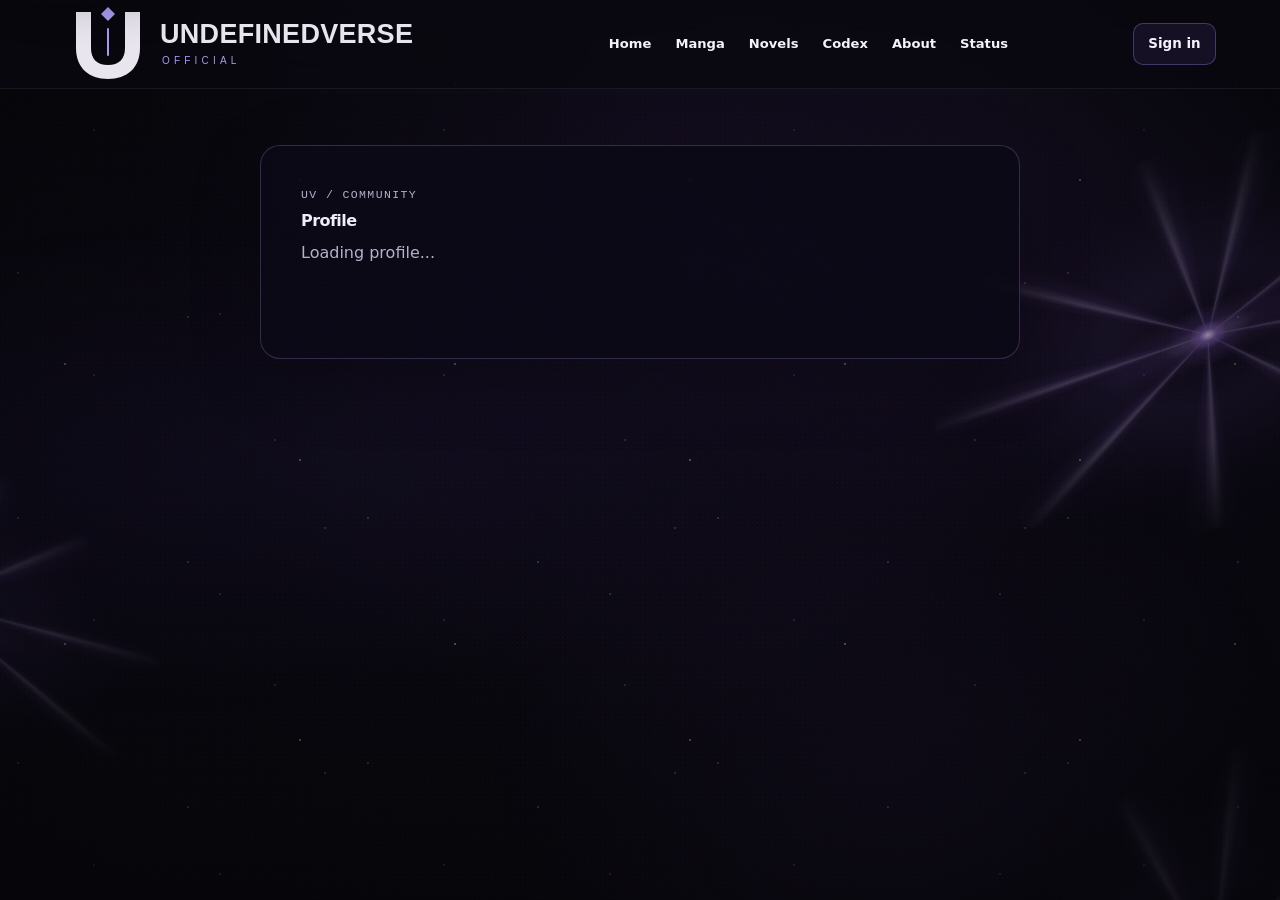
<file: pages/profile.html>
<!DOCTYPE html>
<html lang="en">
<head>
  <meta charset="UTF-8">
  <meta name="viewport" content="width=device-width, initial-scale=1">
  <meta name="theme-color" content="#08080b">
  <meta name="color-scheme" content="dark">
  <meta name="description" content="View a public UndefinedVerseOfficial profile.">

  <title>Profile | UndefinedVerseOfficial</title>

  <link rel="icon" href="../assets/icons/favicon.svg" type="image/svg+xml">
  <link rel="stylesheet" href="../assets/css/tokens.css">
  <link rel="stylesheet" href="../assets/css/reset.css">
  <link rel="stylesheet" href="../assets/css/typography.css">
  <link rel="stylesheet" href="../assets/css/layout.css">
  <link rel="stylesheet" href="../assets/css/background.css">
  <link rel="stylesheet" href="../assets/css/logo.css">
  <link rel="stylesheet" href="../assets/css/navigation.css">
  <link rel="stylesheet" href="../assets/css/animations.css">
  <link rel="stylesheet" href="../assets/css/responsive.css">
  <link rel="stylesheet" href="../assets/css/accessibility.css">

  <style>
    .profile-page {
      width: min(760px, calc(100% - 32px));
      margin: 56px auto 88px;
      position: relative;
      z-index: 1;
    }

    .profile-panel {
      padding: clamp(22px, 5vw, 40px);
      border: 1px solid rgba(190, 170, 255, .22);
      border-radius: 20px;
      background: rgba(12, 10, 23, .88);
      box-shadow: 0 20px 70px rgba(0, 0, 0, .22);
    }

    .profile-heading {
      margin-bottom: 28px;
    }

    .profile-heading h1 {
      margin: 8px 0;
      overflow-wrap: anywhere;
    }

    .profile-heading p,
    .profile-muted {
      color: #b7b1c8;
    }

    .profile-identity {
      display: flex;
      align-items: center;
      gap: 18px;
      margin-bottom: 28px;
      min-width: 0;
    }

    .profile-avatar {
      width: 92px;
      height: 92px;
      flex: 0 0 92px;
      display: grid;
      place-items: center;
      overflow: hidden;
      border: 1px solid rgba(190, 170, 255, .4);
      border-radius: 50%;
      background: #211832;
      color: #e8ddff;
      font-size: 2rem;
      font-weight: 700;
    }

    .profile-avatar img {
      width: 100%;
      height: 100%;
      object-fit: cover;
    }

    .profile-fields {
      display: grid;
      gap: 18px;
    }

    .profile-field {
      display: grid;
      gap: 7px;
    }

    .profile-field label {
      font-size: .9rem;
      color: #e1d9f2;
    }

    .profile-field input,
    .profile-field textarea {
      width: 100%;
      min-width: 0;
      padding: 12px 14px;
      border: 1px solid rgba(190, 170, 255, .24);
      border-radius: 10px;
      background: rgba(255, 255, 255, .04);
      color: #f7f3ff;
      font: inherit;
    }

    .profile-field textarea {
      min-height: 120px;
      resize: vertical;
    }

    .profile-field input:focus-visible,
    .profile-field textarea:focus-visible,
    .profile-actions button:focus-visible,
    .profile-actions a:focus-visible {
      outline: 2px solid #bda0ff;
      outline-offset: 3px;
    }

    .profile-value {
      overflow-wrap: anywhere;
      white-space: pre-wrap;
    }

    .profile-website {
      color: #c9b5ff;
      overflow-wrap: anywhere;
    }

    .profile-actions {
      display: flex;
      flex-wrap: wrap;
      gap: 12px;
      margin-top: 24px;
    }

    .profile-actions button,
    .profile-actions a {
      display: inline-flex;
      align-items: center;
      justify-content: center;
      min-height: 44px;
      padding: 10px 16px;
      border: 1px solid rgba(190, 170, 255, .3);
      border-radius: 10px;
      background: rgba(128, 91, 210, .16);
      color: #f4efff;
      font: inherit;
      text-decoration: none;
      cursor: pointer;
    }

    .profile-actions button:hover,
    .profile-actions a:hover {
      background: rgba(128, 91, 210, .3);
    }

    .profile-actions button:disabled {
      opacity: .55;
      cursor: wait;
    }

    .profile-message {
      min-height: 24px;
      margin-top: 18px;
      color: #d5c7ff;
      overflow-wrap: anywhere;
    }

    .profile-message[data-kind="error"] {
      color: #ffaaaa;
    }

    .profile-message[data-kind="success"] {
      color: #a8efc0;
    }

    [hidden] {
      display: none !important;
    }

    @media (max-width: 480px) {
      .profile-page {
        margin-top: 28px;
      }

      .profile-identity {
        align-items: flex-start;
        gap: 14px;
      }

      .profile-avatar {
        width: 72px;
        height: 72px;
        flex-basis: 72px;
      }
    }
  </style>
</head>

<body>
  <a class="skip-link" href="#profile-main">Skip to content</a>

  <div class="cosmos" aria-hidden="true">
    <div class="cosmos__base"></div>
    <div class="cosmos__nebula"></div>
    <div class="cosmos__galaxy cosmos__galaxy--one"></div>
    <div class="cosmos__galaxy cosmos__galaxy--two"></div>
    <div class="cosmos__galaxy cosmos__galaxy--three"></div>
    <div class="cosmos__stars cosmos__stars--far"></div>
    <div class="cosmos__stars cosmos__stars--near"></div>
    <div class="cosmos__grain"></div>
    <div class="cosmos__vignette"></div>
  </div>

  <header class="site-header">
    <div class="site-header__inner">
      <a class="site-logo" href="../index.html"
         aria-label="UndefinedVerseOfficial home">
        <img src="../assets/icons/uv-logo.svg"
             alt="UndefinedVerseOfficial"
             width="420" height="88">
      </a>

      <nav class="site-nav" aria-label="Main navigation">
        <a href="../index.html">Home</a>
        <a href="manga.html">Manga</a>
        <a href="novels.html">Novels</a>
        <a href="codex.html">Codex</a>
        <a href="about.html">About</a>
        <a href="status.html">Status</a>
      </nav>

      <a class="account-link" href="account.html"
         id="profile-account-link">Sign in</a>
    </div>
  </header>

  <main class="profile-page" id="profile-main">
    <section class="profile-panel" aria-labelledby="profile-title">
      <div class="profile-heading">
        <p class="eyebrow">UV / COMMUNITY</p>
        <h1 id="profile-title">Profile</h1>
        <p id="profile-subtitle">Loading profile...</p>
      </div>

      <div id="profile-content" hidden>
        <div class="profile-identity">
          <div class="profile-avatar" id="profile-avatar"
               aria-label="Profile avatar">UV</div>
          <div>
            <h2 id="profile-display-name">UndefinedVerse user</h2>
            <p class="profile-muted" id="profile-username"></p>
          </div>
        </div>

        <div id="profile-view">
          <div class="profile-fields">
            <div class="profile-field">
              <label>About</label>
              <p class="profile-value" id="profile-bio">No bio added yet.</p>
            </div>

            <div class="profile-field">
              <label>Website</label>
              <p>
                <a class="profile-website" id="profile-website"
                   hidden rel="noopener noreferrer"
                   target="_blank"></a>
                <span class="profile-muted" id="profile-no-website">
                  No website added.
                </span>
              </p>
            </div>

            <p class="profile-muted" id="profile-created"></p>
          </div>
        </div>

        <form id="profile-edit-form" hidden>
          <div class="profile-fields">
            <div class="profile-field">
              <label for="edit-username">Username</label>
              <input id="edit-username" name="username"
                     maxlength="30" autocomplete="username"
                     pattern="[A-Za-z0-9_]+" required>
            </div>

            <div class="profile-field">
              <label for="edit-display-name">Display name</label>
              <input id="edit-display-name" name="display_name"
                     maxlength="50" autocomplete="nickname">
            </div>

            <div class="profile-field">
              <label for="edit-avatar-url">Avatar image URL</label>
              <input id="edit-avatar-url" name="avatar_url"
                     type="url" maxlength="500"
                     placeholder="https://example.com/avatar.png">
            </div>

            <div class="profile-field">
              <label for="edit-bio">Bio</label>
              <textarea id="edit-bio" name="bio"
                        maxlength="300"
                        placeholder="A little about you..."></textarea>
            </div>

            <div class="profile-field">
              <label for="edit-website">Website</label>
              <input id="edit-website" name="website"
                     type="url" maxlength="300"
                     placeholder="https://example.com">
            </div>
          </div>

          <div class="profile-actions">
            <button type="submit" id="profile-save">Save profile</button>
            <button type="button" id="profile-cancel">Cancel</button>
          </div>
        </form>

        <div class="profile-actions" id="profile-owner-actions" hidden>
          <button type="button" id="profile-edit-button">Edit profile</button>
          <button type="button" id="profile-signout">Sign out</button>
        </div>

        <div class="profile-actions">
          <a href="../index.html">Back to UV</a>
        </div>
      </div>

      <p class="profile-message" id="profile-message"
         role="status" aria-live="polite"></p>
    </section>
  </main>

  <script type="module">
    import { supabase } from "../assets/js/supabase.js";

    const $ = (id) => document.getElementById(id);

    const message = $("profile-message");
    const subtitle = $("profile-subtitle");
    const content = $("profile-content");
    const view = $("profile-view");
    const form = $("profile-edit-form");
    const ownerActions = $("profile-owner-actions");
    const avatar = $("profile-avatar");

    let currentUser = null;
    let profile = null;

    function showMessage(text, kind = "") {
      message.textContent = text;
      message.dataset.kind = kind;
    }

    function safeExternalUrl(value) {
      if (!value) return null;

      try {
        const url = new URL(value);
        return url.protocol === "https:" || url.protocol === "http:"
          ? url.href
          : null;
      } catch {
        return null;
      }
    }

    function setAvatar(url, displayName, username) {
      avatar.replaceChildren();

      const safeUrl = safeExternalUrl(url);

      if (safeUrl) {
        const img = document.createElement("img");
        img.src = safeUrl;
        img.alt = "";
        img.referrerPolicy = "no-referrer";

        img.addEventListener("error", () => {
          avatar.textContent =
            (displayName || username || "UV").trim().charAt(0).toUpperCase();
        }, { once: true });

        avatar.append(img);
      } else {
        avatar.textContent =
          (displayName || username || "UV").trim().charAt(0).toUpperCase();
      }
    }

    function renderProfile(data) {
      profile = data;

      const displayName = data.display_name?.trim() || data.username || "UV user";
      const username = data.username ? "@" + data.username : "Username not set";

      $("profile-title").textContent = displayName;
      $("profile-display-name").textContent = displayName;
      $("profile-username").textContent = username;
      $("profile-bio").textContent = data.bio?.trim() || "No bio added yet.";

      const websiteUrl = safeExternalUrl(data.website);
      const websiteLink = $("profile-website");

      if (websiteUrl) {
        websiteLink.href = websiteUrl;
        websiteLink.textContent = websiteUrl;
        websiteLink.hidden = false;
        $("profile-no-website").hidden = true;
      } else {
        websiteLink.hidden = true;
        websiteLink.removeAttribute("href");
        $("profile-no-website").hidden = false;
      }

      $("profile-created").textContent = data.created_at
        ? "Member since " + new Date(data.created_at).toLocaleDateString()
        : "";

      setAvatar(data.avatar_url, displayName, data.username);

      if (currentUser && data.id === currentUser.id) {
        $("profile-account-link").textContent = "My profile";
      } else {
        $("profile-account-link").textContent = "Sign in";
      }

      content.hidden = false;
      subtitle.textContent =
        currentUser && data.id === currentUser.id
          ? "Your public profile"
          : "Public profile";

      ownerActions.hidden = !(currentUser && data.id === currentUser.id);
      showMessage("");
    }

    function fillEditForm(data) {
      $("edit-username").value = data.username || "";
      $("edit-display-name").value = data.display_name || "";
      $("edit-avatar-url").value = data.avatar_url || "";
      $("edit-bio").value = data.bio || "";
      $("edit-website").value = data.website || "";
    }

    function startEditing() {
      if (!currentUser || !profile || profile.id !== currentUser.id) return;

      fillEditForm(profile);
      view.hidden = true;
      ownerActions.hidden = true;
      form.hidden = false;
      showMessage("Edit your details and save when ready.");
    }

    function cancelEditing() {
      form.hidden = true;
      view.hidden = false;
      ownerActions.hidden = !(currentUser && profile?.id === currentUser.id);
      showMessage("");
    }

    async function loadProfile() {
      subtitle.textContent = "Loading profile...";
      content.hidden = true;
      showMessage("");

      const { data: sessionData, error: sessionError } =
        await supabase.auth.getSession();

      if (sessionError) {
        subtitle.textContent = "Could not check your sign-in status.";
        showMessage(sessionError.message, "error");
        return;
      }

      currentUser = sessionData.session?.user || null;

      const params = new URLSearchParams(window.location.search);
      const requestedUsername = params.get("username");
      const requestedId = params.get("id");

      let query = supabase
        .from("profiles")
        .select("id, username, display_name, bio, avatar_url, website, created_at");

      if (requestedUsername) {
        query = query.ilike("username", requestedUsername);
      } else if (requestedId) {
        query = query.eq("id", requestedId);
      } else if (currentUser) {
        query = query.eq("id", currentUser.id);
      } else {
        subtitle.textContent = "Sign in to view your own profile.";
        showMessage("To view a public profile, open its profile link.");
        return;
      }

      const { data, error } = await query.maybeSingle();

      if (error) {
        subtitle.textContent = "Could not load this profile.";
        showMessage(error.message, "error");
        return;
      }

      if (!data) {
        subtitle.textContent = "Profile not found.";
        showMessage("This profile may not exist or may not be available.");
        return;
      }

      renderProfile(data);
    }

    $("profile-edit-button").addEventListener("click", startEditing);
    $("profile-cancel").addEventListener("click", cancelEditing);

    $("profile-signout").addEventListener("click", async () => {
      $("profile-signout").disabled = true;

      const { error } = await supabase.auth.signOut();

      if (error) {
        showMessage(error.message, "error");
        $("profile-signout").disabled = false;
        return;
      }

      window.location.href = "account.html";
    });

    form.addEventListener("submit", async (event) => {
      event.preventDefault();

      if (!currentUser || !profile || profile.id !== currentUser.id) {
        showMessage("You can only edit your own profile.", "error");
        return;
      }

      const username = $("edit-username").value.trim();
      const displayName = $("edit-display-name").value.trim();
      const avatarUrl = $("edit-avatar-url").value.trim();
      const bio = $("edit-bio").value.trim();
      const website = $("edit-website").value.trim();

      if (!/^[A-Za-z0-9_]{3,30}$/.test(username)) {
        showMessage(
          "Username must be 3–30 characters and use only letters, numbers, or underscores.",
          "error"
        );
        return;
      }

      if (avatarUrl && !safeExternalUrl(avatarUrl)) {
        showMessage("Avatar URL must begin with http:// or https://.", "error");
        return;
      }

      if (website && !safeExternalUrl(website)) {
        showMessage("Website URL must begin with http:// or https://.", "error");
        return;
      }

      const saveButton = $("profile-save");
      saveButton.disabled = true;
      showMessage("Saving profile...");

      const updates = {
        username,
        display_name: displayName || null,
        avatar_url: avatarUrl || null,
        bio: bio || null,
        website: website || null,
        updated_at: new Date().toISOString()
      };

      const { data, error } = await supabase
        .from("profiles")
        .update(updates)
        .eq("id", currentUser.id)
        .select("id, username, display_name, bio, avatar_url, website, created_at")
        .maybeSingle();

      saveButton.disabled = false;

      if (error) {
        showMessage(
          error.code === "23505"
            ? "That username is already taken."
            : error.message,
          "error"
        );
        return;
      }

      if (!data) {
        showMessage(
          "Profile was not updated. Check your Supabase UPDATE permissions and row-level security policies.",
          "error"
        );
        return;
      }

      renderProfile(data);
      form.hidden = true;
      view.hidden = false;

      const url = new URL(window.location.href);
      url.search = "";
      url.searchParams.set("username", data.username);
      window.history.replaceState({}, "", url);

      showMessage("Profile saved successfully.", "success");
    });

    supabase.auth.onAuthStateChange(() => {
      // Reload after auth changes without blocking the auth callback.
      setTimeout(() => loadProfile(), 0);
    });

    loadProfile().catch((error) => {
      subtitle.textContent = "Could not load this profile.";
      showMessage(error.message || "Unexpected error.", "error");
    });
  </script>
</body>
</html>
</file>
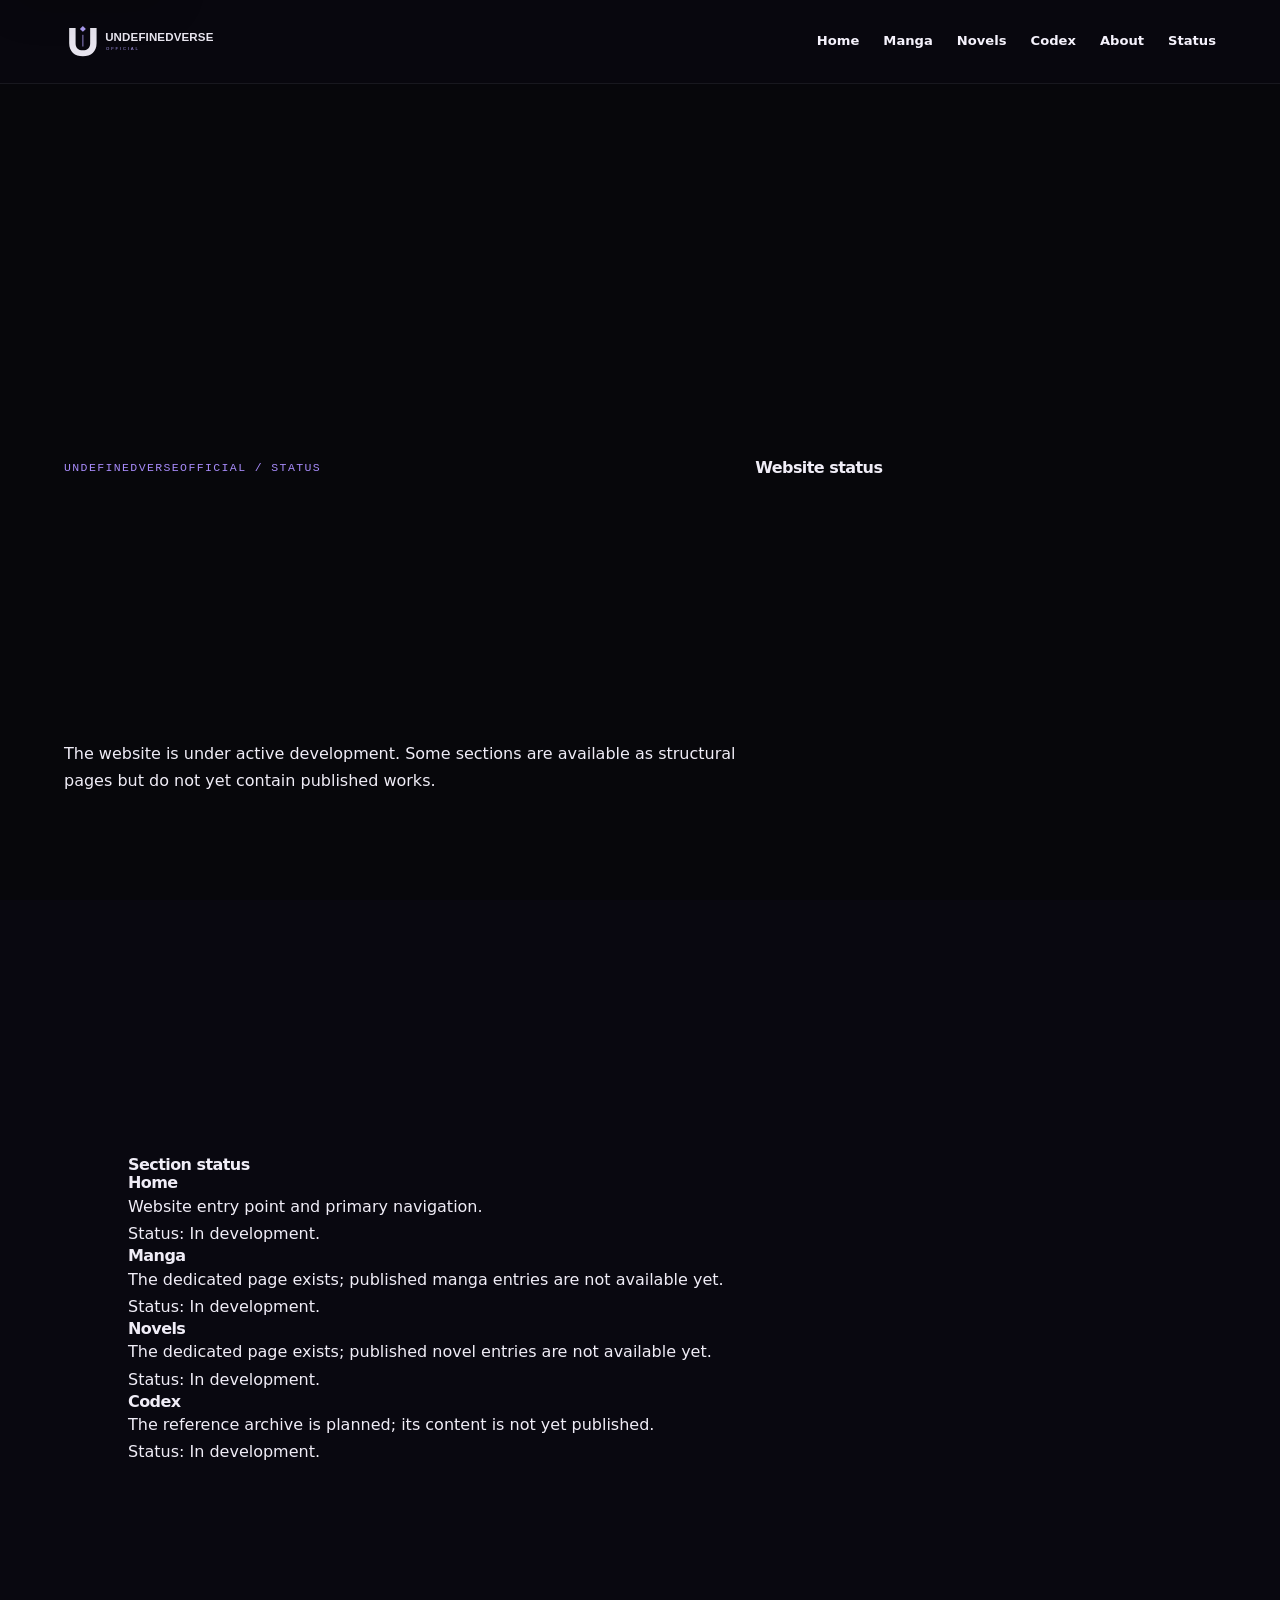
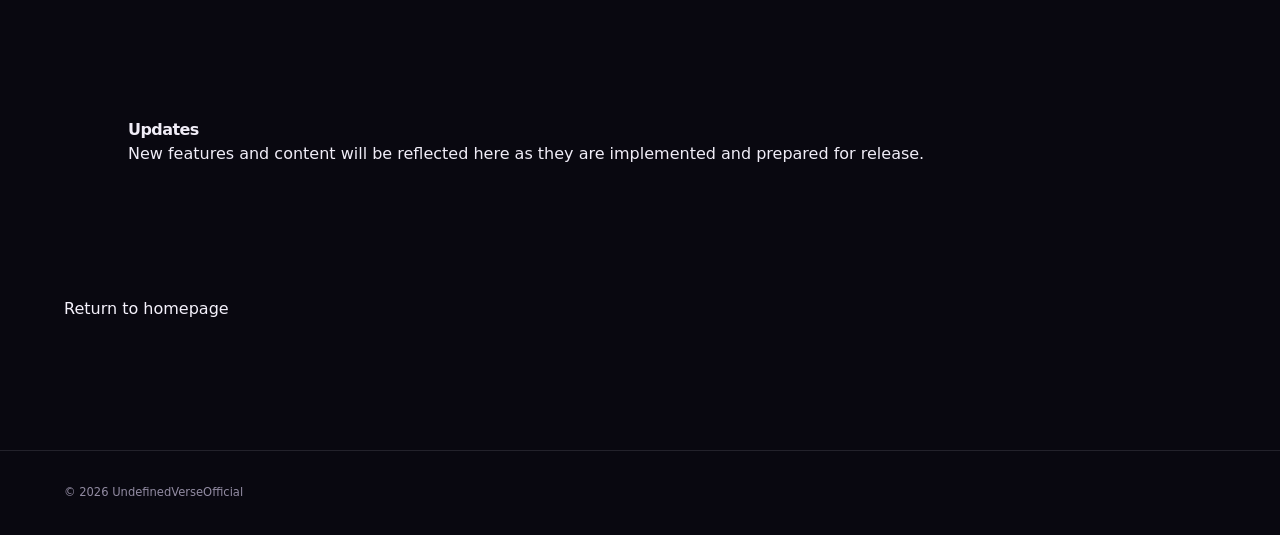
<file: pages/status.html>
<!DOCTYPE html>
<html lang="en">
<head>
  <meta charset="UTF-8">
  <meta name="viewport" content="width=device-width, initial-scale=1">
  <meta name="theme-color" content="#080611">
  <meta
    name="description"
    content="Development status of UndefinedVerseOfficial and its website sections."
  >
  <meta name="robots" content="index, follow">

  <title>Website Status — UndefinedVerseOfficial</title>

  <link rel="icon" href="../assets/icons/favicon.svg" type="image/svg+xml">

  <link rel="stylesheet" href="../assets/css/tokens.css">
  <link rel="stylesheet" href="../assets/css/reset.css">
  <link rel="stylesheet" href="../assets/css/typography.css">
  <link rel="stylesheet" href="../assets/css/layout.css">
  <link rel="stylesheet" href="../assets/css/background.css">
  <link rel="stylesheet" href="../assets/css/logo.css">
  <link rel="stylesheet" href="../assets/css/navigation.css">
  <link rel="stylesheet" href="../assets/css/cards.css">
  <link rel="stylesheet" href="../assets/css/animations.css">
  <link rel="stylesheet" href="../assets/css/responsive.css">
  <link rel="stylesheet" href="../assets/css/accessibility.css">
</head>

<body>
  <a class="skip-link" href="#main-content">Skip to content</a>

  <div class="cosmos" aria-hidden="true"></div>

  <header class="site-header">
    <a
      class="site-logo"
      href="../index.html"
      aria-label="UndefinedVerseOfficial home"
    >
      <img
        src="../assets/icons/uv-logo.svg"
        alt="UndefinedVerseOfficial"
        width="180"
        height="50"
      >
    </a>

    <nav class="site-nav" aria-label="Main navigation">
      <a href="../index.html">Home</a>
      <a href="./manga.html">Manga</a>
      <a href="./novels.html">Novels</a>
      <a href="./codex.html">Codex</a>
      <a href="./about.html">About</a>
      <a href="./status.html" aria-current="page">Status</a>
    </nav>
  </header>

  <main id="main-content" class="section">
    <section class="hero" aria-labelledby="page-title">
      <p class="eyebrow">UNDEFINEDVERSEOFFICIAL / STATUS</p>
      <h1 id="page-title">Website status</h1>
      <p>
        The website is under active development. Some sections
        are available as structural pages but do not yet contain
        published works.
      </p>
    </section>

    <section class="section" aria-labelledby="sections-title">
      <h2 id="sections-title">Section status</h2>

      <div class="card">
        <h3>Home</h3>
        <p>Website entry point and primary navigation.</p>
        <p>Status: In development.</p>
      </div>

      <div class="card">
        <h3>Manga</h3>
        <p>The dedicated page exists; published manga entries are not available yet.</p>
        <p>Status: In development.</p>
      </div>

      <div class="card">
        <h3>Novels</h3>
        <p>The dedicated page exists; published novel entries are not available yet.</p>
        <p>Status: In development.</p>
      </div>

      <div class="card">
        <h3>Codex</h3>
        <p>The reference archive is planned; its content is not yet published.</p>
        <p>Status: In development.</p>
      </div>
    </section>

    <section class="section" aria-labelledby="updates-title">
      <div class="card">
        <h2 id="updates-title">Updates</h2>
        <p>
          New features and content will be reflected here as
          they are implemented and prepared for release.
        </p>
      </div>
    </section>

    <p><a href="../index.html">Return to homepage</a></p>
  </main>

  <footer class="site-footer">
    <p>
      © <span data-current-year>2026</span>
      UndefinedVerseOfficial
    </p>
  </footer>

  <script src="../assets/js/main.js" type="module"></script>
</body>
</html>
</file>
<file: assets/css/tokens.css>
/*
 * UNDEFINEDVERSEOFFICIAL
 * Design tokens — assets/css/tokens.css
 */

:root {
  color-scheme: dark;

  /* Core backgrounds */
  --color-background: #090810;
  --color-background-soft: #0d0b15;
  --color-surface: #12101c;
  --color-surface-raised: #191624;
  --color-surface-hover: #201b30;

  /* Typography */
  --color-text: #f0edf7;
  --color-text-secondary: #c3bdcf;
  --color-text-muted: #928ba2;
  --color-text-subtle: #716a81;

  /* Silver and restrained violet */
  --color-silver: #d8d3e5;
  --color-silver-bright: #f5f2fc;
  --color-purple: #a78bfa;
  --color-purple-soft: #8870d5;
  --color-purple-deep: #5c428e;

  /* Semantic colors */
  --color-border: rgba(216, 211, 229, 0.13);
  --color-border-strong: rgba(216, 211, 229, 0.25);
  --color-purple-border: rgba(167, 139, 250, 0.32);
  --color-focus: #c4b5fd;
  --color-status: #b9a4ff;

  /* Cosmic atmosphere */
  --glow-purple-soft: 0 0 32px rgba(139, 92, 246, 0.12);
  --glow-purple-medium: 0 0 52px rgba(139, 92, 246, 0.2);
  --glow-silver-soft: 0 0 26px rgba(216, 211, 229, 0.08);

  --gradient-background:
    radial-gradient(
      ellipse at 50% 0%,
      rgba(93, 61, 145, 0.12),
      transparent 55%
    ),
    var(--color-background);

  --gradient-accent:
    linear-gradient(
      115deg,
      var(--color-silver-bright) 0%,
      var(--color-silver) 42%,
      var(--color-purple) 100%
    );

  --gradient-border:
    linear-gradient(
      120deg,
      rgba(216, 211, 229, 0.32),
      rgba(167, 139, 250, 0.12),
      rgba(216, 211, 229, 0.04)
    );

  /* Typography */
  --font-body:
    Inter, ui-sans-serif, system-ui, -apple-system,
    BlinkMacSystemFont, "Segoe UI", sans-serif;

  --font-display:
    Inter, ui-sans-serif, system-ui, -apple-system,
    BlinkMacSystemFont, "Segoe UI", sans-serif;

  --font-mono:
    "SFMono-Regular", Consolas, "Liberation Mono", monospace;

  /* Fluid type scale */
  --text-xs: 0.72rem;
  --text-sm: 0.875rem;
  --text-base: 1rem;
  --text-lg: 1.125rem;
  --text-xl: 1.35rem;
  --text-2xl: clamp(1.6rem, 3vw, 2.25rem);
  --text-3xl: clamp(2.1rem, 4.5vw, 3.4rem);
  --text-hero: clamp(3rem, 8vw, 6.8rem);

  /* Spacing scale */
  --space-1: 0.25rem;
  --space-2: 0.5rem;
  --space-3: 0.75rem;
  --space-4: 1rem;
  --space-5: 1.25rem;
  --space-6: 1.5rem;
  --space-8: 2rem;
  --space-10: 2.5rem;
  --space-12: 3rem;
  --space-16: 4rem;
  --space-20: 5rem;
  --space-24: 6rem;
  --space-32: 8rem;

  /* Layout */
  --content-width: 1200px;
  --content-width-wide: 1440px;
  --page-gutter: clamp(1.2rem, 5vw, 4.5rem);
  --header-height: 84px;

  /* Corners */
  --radius-sm: 6px;
  --radius-md: 10px;
  --radius-lg: 16px;
  --radius-xl: 22px;
  --radius-pill: 999px;

  /* Borders and depth */
  --border-thin: 1px solid var(--color-border);
  --border-strong: 1px solid var(--color-border-strong);

  --shadow-card:
    0 14px 42px rgba(0, 0, 0, 0.2);

  --shadow-floating:
    0 20px 70px rgba(0, 0, 0, 0.32);

  /* Motion timing */
  --duration-fast: 160ms;
  --duration-normal: 260ms;
  --duration-slow: 600ms;
  --duration-reveal: 800ms;

  --ease-standard: cubic-bezier(0.2, 0.65, 0.3, 1);
  --ease-emphasized: cubic-bezier(0.16, 1, 0.3, 1);

  /* Layer order */
  --z-background: -1;
  --z-content: 1;
  --z-header: 20;
  --z-menu: 30;
  --z-modal: 50;
}

/* Keep anchor navigation clear of the fixed header. */
html {
  scroll-padding-top: calc(var(--header-height) + var(--space-6));
}

/* Respect operating-system accessibility preferences. */
@media (prefers-reduced-motion: reduce) {
  :root {
    --duration-fast: 0ms;
    --duration-normal: 0ms;
    --duration-slow: 0ms;
    --duration-reveal: 0ms;
  }
}
</file>
<file: assets/css/typography.css>
/*
 * UNDEFINEDVERSEOFFICIAL
 * Responsive typography
 * File: assets/css/typography.css
 */

html {
  text-rendering: optimizeLegibility;
  -webkit-font-smoothing: antialiased;
  -moz-osx-font-smoothing: grayscale;
}

body {
  font-family: var(--font-body);
  font-size: var(--text-base);
  font-weight: 400;
  line-height: 1.7;
  color: var(--color-text);
}

h1,
h2,
h3,
h4,
h5,
h6 {
  margin: 0;
  font-family: var(--font-display);
  font-weight: 650;
  line-height: 1.15;
  letter-spacing: -0.035em;
  color: var(--color-text);
}

p {
  margin: 0;
}

a {
  color: inherit;
  text-decoration: none;
}

button,
input,
textarea,
select {
  font: inherit;
}

/* HERO TITLE */

.hero__title {
  width: 100%;
  max-width: 100%;
  margin: 0;
  font-size: clamp(1.7rem, 4.2vw, 3.5rem);
  font-weight: 750;
  line-height: 1.2;
  letter-spacing: -0.045em;
  overflow-wrap: anywhere;
  word-break: normal;
  hyphens: none;
  text-wrap: balance;
}

.hero__title span,
.section-heading h2 span {
  color: transparent;
  background: var(--gradient-accent);
  background-clip: text;
  -webkit-background-clip: text;
}

/* SECTION HEADINGS */

.section-heading {
  max-width: 780px;
}

.section-heading h2 {
  max-width: 850px;
  margin-top: var(--space-3);
  font-size: var(--text-2xl);
  line-height: 1.2;
  letter-spacing: -0.04em;
  text-wrap: balance;
}

.section-heading > p:not(.eyebrow) {
  max-width: 650px;
  margin-top: var(--space-4);
  color: var(--color-text-muted);
}

/* EYEBROW LABELS */

.eyebrow {
  margin: 0;
  color: var(--color-purple);
  font-family: var(--font-mono);
  font-size: var(--text-xs);
  font-weight: 500;
  line-height: 1.6;
  letter-spacing: 0.12em;
  text-transform: uppercase;
}

/* HERO DESCRIPTION */

.hero__description {
  max-width: 600px;
  margin-top: var(--space-5);
  color: var(--color-text-muted);
  font-size: var(--text-lg);
  line-height: 1.8;
  text-wrap: pretty;
}

/* CARD TYPOGRAPHY */

.dimension-card h3,
.category-card__title {
  font-size: var(--text-xl);
  line-height: 1.25;
  letter-spacing: -0.025em;
}

.dimension-card p,
.category-card__description {
  color: var(--color-text-muted);
  font-size: var(--text-sm);
  line-height: 1.75;
  text-wrap: pretty;
}

.dimension-card__number,
.dimension-card__index,
.dimension-card__footer,
.category-card__index,
.category-card__action,
.codex-link__label,
.hero__index,
.site-footer__copyright {
  font-family: var(--font-mono);
  font-size: var(--text-xs);
  letter-spacing: 0.08em;
}

/* PROJECT STATUS */

.codex-link__title {
  font-size: var(--text-xl);
  line-height: 1.25;
}

.codex-link__description {
  max-width: 650px;
  color: var(--color-text-muted);
  font-size: var(--text-sm);
  line-height: 1.75;
}

/* NAVIGATION AND BUTTONS */

.site-nav a {
  font-size: var(--text-sm);
  font-weight: 500;
}

.button {
  font-size: var(--text-sm);
  font-weight: 600;
  line-height: 1.4;
}

.category-card__action,
.dimension-card__footer {
  font-weight: 500;
  text-transform: uppercase;
}

/* FOOTER */

.site-footer p {
  color: var(--color-text-muted);
  font-size: var(--text-xs);
}

.site-footer__brand {
  font-weight: 600;
  letter-spacing: -0.02em;
}

.site-footer__copyright {
  color: var(--color-text-muted);
}

/* MOBILE */

@media (max-width: 600px) {
  .hero__title {
    font-size: 1.45rem;
    line-height: 1.3;
    letter-spacing: -0.04em;
    white-space: normal;
    overflow-wrap: anywhere;
  }

  .hero__description {
    font-size: var(--text-base);
    line-height: 1.8;
  }

  .section-heading h2 {
    font-size: clamp(1.65rem, 6vw, 2.2rem);
    line-height: 1.2;
  }

  .dimension-card h3,
  .category-card__title {
    font-size: var(--text-lg);
  }
}

@media (max-width: 360px) {
  .hero__title {
    font-size: 1.3rem;
    letter-spacing: -0.045em;
  }
}

/* ACCESSIBILITY */

@media (prefers-reduced-motion: reduce) {
  *,
  *::before,
  *::after {
    scroll-behavior: auto !important;
  }
}
</file>
<file: assets/css/layout.css>
/*
 * UNDEFINEDVERSEOFFICIAL
 * Page layout — assets/css/layout.css
 */

/* Base page structure */
body {
  position: relative;
  isolation: isolate;
  overflow-x: clip;
  background: var(--color-background);
}

#main-content {
  position: relative;
  z-index: var(--z-content);
}

.section {
  position: relative;
  width: min(100%, var(--content-width-wide));
  margin-inline: auto;
  padding: clamp(5rem, 10vw, 9rem) var(--page-gutter);
  scroll-margin-top: calc(var(--header-height) + 1rem);
}

.section-heading {
  max-width: 780px;
  margin-bottom: clamp(2rem, 5vw, 4rem);
}

/* Accessibility link */
.skip-link {
  position: fixed;
  z-index: 100;
  top: 12px;
  left: 12px;
  padding: 12px 16px;
  transform: translateY(-160%);
  border: var(--border-strong);
  border-radius: var(--radius-md);
  background: var(--color-surface);
  color: var(--color-text);
}

.skip-link:focus {
  transform: translateY(0);
}

/* Hero section */
.hero {
  display: grid;
  grid-template-columns: minmax(0, 1.2fr) minmax(220px, 0.8fr);
  align-items: center;
  min-height: min(820px, calc(100svh - var(--header-height)));
  padding-top: clamp(5rem, 9vw, 8rem);
  padding-bottom: clamp(4rem, 8vw, 7rem);
}

.hero__content {
  position: relative;
  z-index: 2;
  max-width: 760px;
}

.hero__description {
  max-width: 540px;
  margin-top: var(--space-6);
  color: var(--color-text-secondary);
  font-size: clamp(1rem, 1.6vw, 1.15rem);
}

.hero__actions {
  display: flex;
  flex-wrap: wrap;
  align-items: center;
  gap: var(--space-3);
  margin-top: var(--space-8);
}

.hero__index {
  position: absolute;
  right: var(--page-gutter);
  bottom: 2rem;
  left: var(--page-gutter);
  display: flex;
  justify-content: space-between;
  gap: var(--space-4);
  color: var(--color-text-subtle);
}

/* Abstract hero illustration */
.hero__visual {
  position: relative;
  display: grid;
  place-items: center;
  width: min(100%, 440px);
  aspect-ratio: 1;
  justify-self: end;
  isolation: isolate;
}

.hero__visual::before {
  position: absolute;
  inset: 12%;
  z-index: -1;
  border-radius: 50%;
  background: radial-gradient(
    circle,
    rgba(113, 75, 171, 0.16),
    rgba(113, 75, 171, 0.04) 45%,
    transparent 72%
  );
  content: "";
}

.hero__orbit {
  position: absolute;
  border: 1px solid rgba(216, 211, 229, 0.18);
  border-radius: 50%;
}

.hero__orbit--outer {
  inset: 8%;
  transform: rotate(-24deg) scaleY(0.68);
}

.hero__orbit--inner {
  inset: 21%;
  transform: rotate(42deg) scaleY(0.76);
  border-color: rgba(167, 139, 250, 0.34);
}

.hero__core {
  width: 23%;
  aspect-ratio: 1;
  border: 1px solid rgba(216, 211, 229, 0.5);
  border-radius: 50%;
  background: radial-gradient(
    circle at 35% 30%,
    rgba(245, 242, 252, 0.8),
    rgba(167, 139, 250, 0.25) 28%,
    rgba(9, 8, 16, 0.7) 72%
  );
  box-shadow: var(--glow-purple-medium);
}

.hero__spark {
  position: absolute;
  width: 5px;
  aspect-ratio: 1;
  border-radius: 50%;
  background: var(--color-silver-bright);
  box-shadow: 0 0 14px rgba(216, 211, 229, 0.7);
}

.hero__spark--one {
  top: 22%;
  left: 25%;
}

.hero__spark--two {
  right: 15%;
  bottom: 31%;
  width: 4px;
}

.hero__spark--three {
  right: 31%;
  top: 12%;
  width: 3px;
}

/* Concept and category grids */
.dimension-grid,
.category-grid {
  display: grid;
  grid-template-columns: repeat(3, minmax(0, 1fr));
  gap: clamp(1rem, 2vw, 1.5rem);
}

.category-grid {
  grid-template-columns: repeat(2, minmax(0, 1fr));
}

/* Codex section */
.codex-link {
  display: flex;
  align-items: center;
  justify-content: space-between;
  gap: var(--space-6);
  padding: clamp(1.5rem, 4vw, 2.5rem);
}

/* Construction notice */
.development-notice {
  display: grid;
  grid-template-columns: minmax(0, 1fr);
  align-items: center;
  min-height: 540px;
  overflow: hidden;
  border-top: 1px solid var(--color-border);
  border-bottom: 1px solid var(--color-border);
}

.development-notice__content {
  position: relative;
  z-index: 2;
  max-width: 800px;
}

.development-notice__decoration {
  position: absolute;
  right: -0.04em;
  bottom: -0.3em;
  z-index: 0;
  color: rgba(216, 211, 229, 0.025);
  font-size: clamp(12rem, 32vw, 30rem);
  font-weight: 850;
  line-height: 1;
  letter-spacing: -0.12em;
  pointer-events: none;
}

/* Footer */
.site-footer {
  position: relative;
  z-index: var(--z-content);
  display: flex;
  flex-wrap: wrap;
  align-items: center;
  justify-content: space-between;
  gap: var(--space-5);
  width: min(100%, var(--content-width-wide));
  margin-inline: auto;
  padding: var(--space-8) var(--page-gutter);
  border-top: 1px solid var(--color-border);
}

/* Responsive layouts */
@media (max-width: 900px) {
  .hero {
    grid-template-columns: minmax(0, 1fr) minmax(180px, 0.65fr);
  }

  .dimension-grid {
    grid-template-columns: repeat(2, minmax(0, 1fr));
  }

  .dimension-card:last-child {
    grid-column: 1 / -1;
  }
}

@media (max-width: 680px) {
  :root {
    --header-height: 72px;
    --page-gutter: 1.25rem;
  }

  .section {
    padding-top: 5rem;
    padding-bottom: 5rem;
  }

  .hero {
    grid-template-columns: minmax(0, 1fr);
    min-height: auto;
    padding-top: 5.5rem;
    padding-bottom: 6rem;
  }

  .hero__visual {
    width: min(78%, 340px);
    margin: 1.5rem auto 0;
    justify-self: center;
  }

  .hero__index {
    bottom: 1.5rem;
    font-size: 0.58rem;
  }

  .dimension-grid,
  .category-grid {
    grid-template-columns: minmax(0, 1fr);
  }

  .dimension-card:last-child {
    grid-column: auto;
  }

  .development-notice {
    min-height: 460px;
  }

  .site-footer {
    align-items: flex-start;
    flex-direction: column;
  }
}

@media (max-width: 380px) {
  .hero__actions {
    align-items: stretch;
    flex-direction: column;
  }
}
</file>
<file: assets/css/background.css>
/*
 * UNDEFINEDVERSEOFFICIAL
 * Static cosmic background — lightweight galaxy design
 * File: assets/css/background.css
 */

.cosmos {
  position: fixed;
  inset: 0;
  z-index: var(--z-background, -1);
  overflow: hidden;
  pointer-events: none;
  isolation: isolate;
  background: #07070b;
}

.cosmos__base,
.cosmos__nebula,
.cosmos__galaxy,
.cosmos__stars,
.cosmos__grain,
.cosmos__vignette {
  position: absolute;
  pointer-events: none;
}

.cosmos__base,
.cosmos__nebula,
.cosmos__stars,
.cosmos__grain,
.cosmos__vignette {
  inset: 0;
}

/* Deep black space with restrained violet atmosphere */
.cosmos__base {
  background:
    radial-gradient(
      ellipse at 50% 18%,
      rgba(48, 30, 75, 0.25),
      transparent 55%
    ),
    linear-gradient(
      180deg,
      #07070b 0%,
      #0a0811 48%,
      #07070b 100%
    );
}

/* Broad nebula clouds — no blur filters or animation */
.cosmos__nebula {
  inset: 0;
  opacity: 0.75;
  background:
    radial-gradient(
      ellipse at 78% 20%,
      rgba(105, 64, 159, 0.15),
      transparent 35%
    ),
    radial-gradient(
      ellipse at 15% 52%,
      rgba(70, 52, 135, 0.13),
      transparent 38%
    ),
    radial-gradient(
      ellipse at 70% 85%,
      rgba(92, 52, 145, 0.12),
      transparent 33%
    );
}

/* Shared galaxy structure */
.cosmos__galaxy {
  inset: auto;
  width: clamp(280px, 48vw, 580px);
  aspect-ratio: 1;
  border-radius: 50%;
  opacity: 0.72;

  /*
   * Layered elliptical light and curved spiral-like arms.
   * Static gradients avoid continuous GPU animation.
   */
  background:
    /* Bright galactic nucleus */
    radial-gradient(
      ellipse at 50% 50%,
      rgba(255, 250, 255, 0.98) 0%,
      rgba(222, 197, 255, 0.92) 0.8%,
      rgba(168, 119, 238, 0.58) 2.2%,
      rgba(111, 73, 171, 0.23) 5%,
      transparent 11%
    ),

    /* Inner luminous disk */
    radial-gradient(
      ellipse 22% 8% at 50% 50%,
      rgba(222, 202, 255, 0.45),
      rgba(140, 101, 205, 0.18) 42%,
      transparent 100%
    ),

    /* Spiral arm highlights */
    repeating-conic-gradient(
      from 12deg at 50% 50%,
      transparent 0deg 9deg,
      rgba(189, 151, 255, 0.08) 12deg,
      rgba(224, 207, 255, 0.34) 14deg,
      rgba(141, 103, 205, 0.14) 17deg,
      transparent 22deg 42deg
    ),

    /* Diffuse outer halo */
    radial-gradient(
      ellipse at center,
      transparent 0%,
      rgba(130, 88, 194, 0.15) 25%,
      rgba(101, 74, 153, 0.10) 43%,
      transparent 69%
    );

  -webkit-mask-image: radial-gradient(
    ellipse at center,
    #000 0%,
    rgba(0, 0, 0, 0.95) 38%,
    rgba(0, 0, 0, 0.45) 58%,
    transparent 74%
  );

  mask-image: radial-gradient(
    ellipse at center,
    #000 0%,
    rgba(0, 0, 0, 0.95) 38%,
    rgba(0, 0, 0, 0.45) 58%,
    transparent 74%
  );

  filter: none;
  animation: none !important;
}

/* Upper-right galaxy */
.cosmos__galaxy--one {
  top: 5%;
  right: -17%;
  transform: rotate(-24deg) scaleY(0.64);
}

/* Left-side galaxy */
.cosmos__galaxy--two {
  top: 39%;
  left: -25%;
  width: clamp(260px, 43vw, 500px);
  opacity: 0.52;
  transform: rotate(28deg) scaleY(0.58);
}

/* Lower-right galaxy */
.cosmos__galaxy--three {
  top: 73%;
  right: -19%;
  width: clamp(290px, 51vw, 620px);
  opacity: 0.44;
  transform: rotate(-32deg) scaleY(0.62);
}

/* Distant stars */
.cosmos__stars--far {
  opacity: 0.48;
  background-image:
    radial-gradient(1px 1px at 18px 28px, #fff, transparent 100%),
    radial-gradient(1px 1px at 94px 130px, #c9b7ed, transparent 100%),
    radial-gradient(1px 1px at 188px 72px, #fff, transparent 100%),
    radial-gradient(1px 1px at 275px 195px, #d9d0f0, transparent 100%),
    radial-gradient(1px 1px at 325px 38px, #fff, transparent 100%);
  background-size: 350px 245px;
  background-repeat: repeat;
  animation: none !important;
}

/* A smaller number of brighter foreground stars */
.cosmos__stars--near {
  opacity: 0.5;
  background-image:
    radial-gradient(1.5px 1.5px at 65px 84px, #fff, transparent 100%),
    radial-gradient(1px 1px at 220px 34px, #e6d8ff, transparent 100%),
    radial-gradient(1.5px 1.5px at 300px 180px, #fff, transparent 100%);
  background-size: 390px 280px;
  background-repeat: repeat;
  animation: none !important;
}

/* Fine texture without SVG turbulence or expensive filters */
.cosmos__grain {
  opacity: 0.035;
  background-image: radial-gradient(
    rgba(255, 255, 255, 0.65) 0.45px,
    transparent 0.7px
  );
  background-size: 5px 5px;
}

/* Darken edges while preserving the central space */
.cosmos__vignette {
  background: radial-gradient(
    ellipse at center,
    transparent 28%,
    rgba(5, 4, 9, 0.28) 72%,
    rgba(5, 4, 9, 0.72) 100%
  );
}

/* Small screens */
@media (max-width: 600px) {
  .cosmos__galaxy--one {
    top: 7%;
    right: -48%;
    width: 360px;
  }

  .cosmos__galaxy--two {
    top: 43%;
    left: -48%;
    width: 310px;
  }

  .cosmos__galaxy--three {
    top: 76%;
    right: -48%;
    width: 370px;
  }
}

/* Accessibility */
@media (prefers-reduced-motion: reduce) {
  .cosmos,
  .cosmos *,
  .cosmos *::before,
  .cosmos *::after {
    animation: none !important;
    transition: none !important;
  }
}
</file>
<file: assets/css/logo.css>
/*
 * UNDEFINEDVERSEOFFICIAL
 * Brand and logo styling — assets/css/logo.css
 */

.brand {
  display: inline-flex;
  align-items: center;
  gap: 0.8rem;
  min-width: 0;
  color: var(--color-silver-bright);
  text-decoration: none;
  flex-shrink: 0;
  transition: opacity var(--duration-fast) var(--ease-standard);
}

.brand:hover {
  opacity: 0.88;
}

.brand:focus-visible {
  border-radius: var(--radius-sm);
  outline: 2px solid var(--color-focus);
  outline-offset: 6px;
}

.brand__mark {
  display: block;
  width: 42px;
  height: 42px;
  flex-shrink: 0;
  overflow: visible;
  color: var(--color-silver);
  filter: drop-shadow(0 0 10px rgba(167, 139, 250, 0.12));
  transition:
    color var(--duration-normal) var(--ease-standard),
    filter var(--duration-normal) var(--ease-standard),
    transform var(--duration-normal) var(--ease-emphasized);
}

.brand:hover .brand__mark {
  color: var(--color-purple);
  filter: drop-shadow(0 0 13px rgba(167, 139, 250, 0.28));
  transform: rotate(-3deg);
}

.brand__text {
  display: flex;
  flex-direction: column;
  justify-content: center;
  gap: 0.3rem;
  min-width: 0;
}

.brand__name {
  display: block;
  color: var(--color-silver-bright);
  font-size: 0.78rem;
  font-weight: 800;
  line-height: 1.15;
  letter-spacing: 0.14em;
  white-space: nowrap;
}

.brand__sub {
  display: block;
  color: var(--color-text-muted);
  font-family: var(--font-mono);
  font-size: 0.57rem;
  font-weight: 500;
  line-height: 1.3;
  letter-spacing: 0.16em;
}

/* Footer wordmark */
.footer-brand {
  display: inline-flex;
  align-items: center;
  color: var(--color-silver);
  text-decoration: none;
  transition: color var(--duration-fast) var(--ease-standard);
}

.footer-brand:hover {
  color: var(--color-purple);
}

/* Keep logo effects quiet for reduced-motion preferences. */
@media (prefers-reduced-motion: reduce) {
  .brand__mark {
    transition: none;
  }

  .brand:hover .brand__mark {
    transform: none;
  }
}

/* Compact logo on narrow phones. */
@media (max-width: 380px) {
  .brand {
    gap: 0.55rem;
  }

  .brand__mark {
    width: 34px;
    height: 34px;
  }

  .brand__name {
    font-size: 0.67rem;
    letter-spacing: 0.1em;
  }

  .brand__sub {
    font-size: 0.5rem;
  }
}
</file>
<file: assets/css/navigation.css>
/*
 * UNDEFINEDVERSEOFFICIAL
 * Navigation and account button
 * File: assets/css/navigation.css
 */

.site-header {
  position: sticky;
  top: 0;
  z-index: var(--z-header);
  display: flex;
  align-items: center;
  justify-content: space-between;
  gap: var(--space-6);
  width: 100%;
  min-height: var(--header-height);
  padding: 0 var(--page-gutter);
  border-bottom: 1px solid rgba(216, 211, 229, 0.08);
  background: rgba(9, 8, 16, 0.78);
  -webkit-backdrop-filter: blur(18px);
  backdrop-filter: blur(18px);
}

.site-header__inner {
  display: flex;
  align-items: center;
  justify-content: space-between;
  gap: var(--space-6);
  width: 100%;
  min-width: 0;
}

.site-nav {
  display: flex;
  align-items: center;
  justify-content: flex-end;
  flex-wrap: wrap;
  gap: clamp(0.7rem, 2vw, 1.5rem);
  min-width: 0;
}

.site-nav a {
  position: relative;
  display: inline-flex;
  align-items: center;
  min-height: 44px;
  color: var(--color-text-muted);
  font-size: 0.82rem;
  font-weight: 550;
  white-space: nowrap;
  text-decoration: none;
  transition: color var(--duration-fast) var(--ease-standard);
}

.site-nav a::after {
  position: absolute;
  right: 0;
  bottom: 5px;
  left: 0;
  height: 1px;
  background: var(--gradient-accent);
  content: "";
  transform: scaleX(0);
  transform-origin: right;
  transition: transform var(--duration-normal) var(--ease-emphasized);
}

.site-nav a:hover,
.site-nav a:focus-visible {
  color: var(--color-silver-bright);
}

.site-nav a:hover::after,
.site-nav a:focus-visible::after {
  transform: scaleX(1);
  transform-origin: left;
}

.site-nav a:focus-visible,
.account-link:focus-visible,
.account-avatar-link:focus-visible {
  outline: 2px solid var(--color-focus);
  outline-offset: 4px;
  border-radius: 4px;
}

/* Account sign-in button */
.account-link {
  display: inline-flex;
  flex: 0 0 auto;
  align-items: center;
  justify-content: center;
  gap: 0.5rem;
  min-height: 40px;
  padding: 0.55rem 0.9rem;
  border: 1px solid var(--color-purple-border);
  border-radius: var(--radius-md);
  background: rgba(91, 61, 145, 0.18);
  color: var(--color-silver-bright);
  font-size: 0.84rem;
  font-weight: 600;
  text-decoration: none;
  transition:
    background var(--duration-fast) var(--ease-standard),
    border-color var(--duration-fast) var(--ease-standard);
}

.account-link:hover {
  background: rgba(91, 61, 145, 0.3);
  border-color: var(--color-purple);
}

/* Signed-in user's profile avatar link */
.account-avatar-link {
  display: inline-flex;
  flex: 0 0 auto;
  align-items: center;
  justify-content: center;
  width: 42px;
  height: 42px;
  overflow: hidden;
  border: 1px solid var(--color-purple-border);
  border-radius: 50%;
  background: rgba(91, 61, 145, 0.2);
  color: var(--color-silver-bright);
  text-decoration: none;
}

.account-avatar-link img {
  display: block;
  width: 100%;
  height: 100%;
  object-fit: cover;
}

.account-avatar-link [data-account-initial] {
  font-size: 1rem;
  font-weight: 650;
}

/* No hamburger and no collapsible navigation. */
.nav-toggle {
  display: none !important;
}

/* Keep links visible on phones without a full-screen menu. */
@media (max-width: 760px) {
  .site-header {
    padding-top: 0.7rem;
    padding-bottom: 0.7rem;
  }

  .site-header__inner {
    flex-wrap: wrap;
    gap: 0.6rem 1rem;
  }

  .site-nav {
    position: static !important;
    display: flex !important;
    visibility: visible !important;
    opacity: 1 !important;
    pointer-events: auto !important;
    transform: none !important;
    flex: 1 1 100%;
    justify-content: flex-start;
    flex-wrap: wrap;
    gap: 0.15rem 1rem;
    padding: 0 !important;
    overflow: visible;
    border: 0;
    background: transparent;
    -webkit-backdrop-filter: none;
    backdrop-filter: none;
  }

  .site-nav a {
    min-height: 38px;
    font-size: 0.8rem;
  }

  .site-nav a::after {
    display: none;
  }

  .site-nav a:last-child {
    border-bottom: 0;
  }

  .account-link {
    min-height: 38px;
    padding: 0.45rem 0.7rem;
  }
}

@media (prefers-reduced-motion: reduce) {
  .site-nav a,
  .site-nav a::after,
  .account-link {
    transition: none !important;
  }
}
</file>
<file: assets/css/cards.css>
/* =========================================
   UNDEFINEDVERSEOFFICIAL
   CARDS, PANELS & BUTTONS
   File: assets/css/cards.css
   ========================================= */

/* ---------- Shared card foundation ---------- */

.dimension-card,
.category-card,
.codex-link {
  position: relative;
  isolation: isolate;
  min-width: 0;
  overflow: hidden;
  border: 1px solid var(--color-border);
  border-radius: var(--radius-lg);
  background:
    linear-gradient(
      145deg,
      rgb(255 255 255 / 2.5%),
      transparent 48%
    ),
    var(--color-surface);
  box-shadow: var(--shadow-card);
  transition:
    border-color var(--duration-normal) var(--ease-out),
    background-color var(--duration-normal) var(--ease-out),
    box-shadow var(--duration-normal) var(--ease-out),
    transform var(--duration-normal) var(--ease-out);
}

.dimension-card::before,
.category-card::before,
.codex-link::before {
  position: absolute;
  z-index: -1;
  inset: 0;
  pointer-events: none;
  content: "";
  opacity: 0;
  background:
    radial-gradient(
      circle at 85% 10%,
      rgb(167 139 250 / 10%),
      transparent 48%
    );
  transition: opacity var(--duration-normal) var(--ease-out);
}

.dimension-card:hover,
.category-card:hover,
.codex-link:hover {
  border-color: var(--color-border-strong);
  background-color: var(--color-surface-raised);
  box-shadow:
    var(--shadow-card),
    0 0 28px rgb(112 83 174 / 8%);
  transform: translateY(-3px);
}

.dimension-card:hover::before,
.category-card:hover::before,
.codex-link:hover::before {
  opacity: 1;
}

/* ---------- Dimension cards ---------- */

.dimension-card {
  display: flex;
  flex-direction: column;
  min-height: 230px;
  padding: clamp(20px, 3vw, 30px);
}

.dimension-card__top {
  display: flex;
  align-items: center;
  justify-content: space-between;
  gap: 16px;
  margin-bottom: 34px;
}

.dimension-card__index {
  color: var(--color-text-muted);
  font-family: var(--font-mono);
  font-size: var(--text-xs);
  letter-spacing: 0.12em;
}

.dimension-card__symbol {
  display: grid;
  width: 42px;
  height: 42px;
  flex: 0 0 auto;
  place-items: center;
  border: 1px solid var(--color-border);
  border-radius: var(--radius-md);
  background: rgb(167 139 250 / 5%);
  color: var(--color-silver);
  font-size: 1.25rem;
  transition:
    border-color var(--duration-normal) var(--ease-out),
    color var(--duration-normal) var(--ease-out),
    background-color var(--duration-normal) var(--ease-out);
}

.dimension-card:hover .dimension-card__symbol {
  border-color: rgb(167 139 250 / 35%);
  background: rgb(167 139 250 / 9%);
  color: var(--color-purple);
}

.dimension-card__title {
  margin: 0 0 10px;
  color: var(--color-text);
  font-size: var(--text-xl);
  font-weight: 600;
  letter-spacing: -0.035em;
}

.dimension-card__description {
  max-width: 38ch;
  margin: 0;
  color: var(--color-text-secondary);
  font-size: var(--text-sm);
  line-height: 1.8;
}

.dimension-card__footer {
  display: flex;
  align-items: center;
  justify-content: space-between;
  gap: 12px;
  margin-top: auto;
  padding-top: 26px;
  color: var(--color-text-muted);
  font-family: var(--font-mono);
  font-size: var(--text-xs);
  letter-spacing: 0.04em;
}

.dimension-card__arrow {
  color: var(--color-silver);
  transition:
    color var(--duration-fast) var(--ease-out),
    transform var(--duration-fast) var(--ease-out);
}

.dimension-card:hover .dimension-card__arrow {
  color: var(--color-purple);
  transform: translateX(3px);
}

/* ---------- Manga and Novels category cards ---------- */

.category-card {
  display: flex;
  flex-direction: column;
  align-items: flex-start;
  min-height: 220px;
  padding: clamp(22px, 3.5vw, 34px);
  color: inherit;
  text-decoration: none;
}

.category-card__icon {
  display: grid;
  width: 48px;
  height: 48px;
  margin-bottom: 28px;
  place-items: center;
  border: 1px solid var(--color-border);
  border-radius: var(--radius-md);
  background: rgb(255 255 255 / 2%);
  color: var(--color-silver);
  font-size: 1.35rem;
}

.category-card__title {
  margin: 0 0 10px;
  color: var(--color-text);
  font-size: var(--text-2xl);
  font-weight: 600;
  letter-spacing: -0.04em;
}

.category-card__description {
  max-width: 40ch;
  margin: 0;
  color: var(--color-text-secondary);
  font-size: var(--text-sm);
  line-height: 1.8;
}

.category-card__action {
  display: inline-flex;
  align-items: center;
  gap: 9px;
  margin-top: auto;
  padding-top: 28px;
  color: var(--color-silver);
  font-size: var(--text-sm);
  font-weight: 500;
  transition: color var(--duration-fast) var(--ease-out);
}

.category-card__arrow {
  display: inline-block;
  transition: transform var(--duration-fast) var(--ease-out);
}

.category-card:hover .category-card__action {
  color: var(--color-purple);
}

.category-card:hover .category-card__arrow {
  transform: translateX(4px);
}

.category-card:focus-visible,
.codex-link:focus-visible {
  outline: 2px solid var(--color-purple);
  outline-offset: 4px;
}

/* ---------- Codex panel ---------- */

.codex-link {
  display: flex;
  align-items: center;
  justify-content: space-between;
  gap: 22px;
  color: inherit;
  text-decoration: none;
}

.codex-link__content {
  min-width: 0;
}

.codex-link__label {
  display: block;
  margin-bottom: 10px;
  color: var(--color-text-muted);
  font-family: var(--font-mono);
  font-size: var(--text-xs);
  letter-spacing: 0.12em;
  text-transform: uppercase;
}

.codex-link__title {
  margin: 0;
  color: var(--color-text);
  font-size: var(--text-xl);
  font-weight: 600;
  letter-spacing: -0.03em;
}

.codex-link__description {
  max-width: 55ch;
  margin: 10px 0 0;
  color: var(--color-text-secondary);
  font-size: var(--text-sm);
  line-height: 1.8;
}

.codex-link__arrow {
  display: grid;
  width: 42px;
  height: 42px;
  flex: 0 0 auto;
  place-items: center;
  border: 1px solid var(--color-border);
  border-radius: 50%;
  color: var(--color-silver);
  transition:
    border-color var(--duration-normal) var(--ease-out),
    color var(--duration-normal) var(--ease-out),
    transform var(--duration-normal) var(--ease-out);
}

.codex-link:hover .codex-link__arrow {
  border-color: var(--color-border-strong);
  color: var(--color-purple);
  transform: translateX(3px);
}

/* ---------- Construction status ---------- */

.status-indicator {
  display: inline-flex;
  align-items: center;
  gap: 9px;
  color: var(--color-text-secondary);
  font-size: var(--text-xs);
}

.status-indicator__dot {
  width: 7px;
  height: 7px;
  flex: 0 0 auto;
  border-radius: 50%;
  background: var(--color-purple);
  box-shadow: 0 0 10px rgb(167 139 250 / 35%);
}

/* ---------- Buttons ---------- */

.button {
  display: inline-flex;
  align-items: center;
  justify-content: center;
  gap: 10px;
  min-height: 46px;
  padding: 12px 19px;
  border: 1px solid transparent;
  border-radius: var(--radius-md);
  font: inherit;
  font-size: var(--text-sm);
  font-weight: 600;
  line-height: 1.4;
  text-align: center;
  text-decoration: none;
  cursor: pointer;
  transition:
    border-color var(--duration-fast) var(--ease-out),
    background-color var(--duration-fast) var(--ease-out),
    color var(--duration-fast) var(--ease-out),
    box-shadow var(--duration-fast) var(--ease-out),
    transform var(--duration-fast) var(--ease-out);
}

.button:focus-visible {
  outline: 2px solid var(--color-purple);
  outline-offset: 4px;
}

.button:active {
  transform: translateY(1px);
}

.button--primary {
  border-color: rgb(216 211 229 / 25%);
  background: var(--gradient-accent);
  color: #100d19;
  box-shadow: 0 4px 18px rgb(112 83 174 / 12%);
}

.button--primary:hover {
  border-color: rgb(245 242 252 / 55%);
  box-shadow: 0 6px 24px rgb(112 83 174 / 20%);
  transform: translateY(-1px);
}

.button--quiet {
  border-color: var(--color-border);
  background: rgb(255 255 255 / 2%);
  color: var(--color-text);
}

.button--quiet:hover {
  border-color: var(--color-border-strong);
  background: rgb(167 139 250 / 7%);
  color: var(--color-silver-bright);
}

/* ---------- Responsive adjustments ---------- */

@media (max-width: 600px) {
  .dimension-card {
    min-height: 205px;
  }

  .dimension-card__top {
    margin-bottom: 26px;
  }

  .category-card {
    min-height: 200px;
  }

  .codex-link {
    align-items: flex-start;
    gap: 14px;
  }

  .codex-link__arrow {
    width: 36px;
    height: 36px;
  }

  .button {
    max-width: 100%;
  }
}

/* ---------- Reduced motion ---------- */

@media (prefers-reduced-motion: reduce) {
  .dimension-card,
  .dimension-card::before,
  .dimension-card__symbol,
  .dimension-card__arrow,
  .category-card,
  .category-card::before,
  .category-card__action,
  .category-card__arrow,
  .codex-link,
  .codex-link::before,
  .codex-link__arrow,
  .button {
    transition: none;
  }

  .dimension-card:hover,
  .category-card:hover,
  .codex-link:hover,
  .button--primary:hover {
    transform: none;
  }
}
</file>
<file: assets/css/animations.css>
/*
 * UNDEFINEDVERSEOFFICIAL
 * Lightweight animations for mobile performance
 * File: assets/css/animations.css
 */

/* Keep the cosmic background static */
.cosmos__galaxy,
.cosmos__nebula,
.cosmos__stars,
.cosmos__stars--far,
.cosmos__stars--near {
  animation: none !important;
}

/* Simple hero entrance */
@keyframes uv-hero-enter {
  from {
    opacity: 0;
    transform: translateY(8px);
  }

  to {
    opacity: 1;
    transform: translateY(0);
  }
}

.hero__content > .eyebrow,
.hero__description,
.hero__actions,
.hero__visual {
  animation: uv-hero-enter 450ms ease-out both;
}

.hero__content > .eyebrow {
  animation-delay: 50ms;
}

.hero__description {
  animation-delay: 100ms;
}

.hero__actions {
  animation-delay: 150ms;
}

.hero__visual {
  animation-delay: 100ms;
}

/* Keep orbit artwork stationary */
.hero__orbit--outer,
.hero__orbit--inner,
.hero__orbit--third {
  animation: none !important;
}

.hero__visual::before {
  animation: none !important;
}

/* Lightweight hover feedback for devices that support hover */
@media (hover: hover) and (pointer: fine) {
  .site-nav a,
  .button,
  .category-card,
  .dimension-card,
  .codex-link {
    transition:
      color 160ms ease,
      border-color 160ms ease,
      background-color 160ms ease,
      transform 160ms ease;
  }
}

/* Respect reduced-motion preferences */
@media (prefers-reduced-motion: reduce) {
  *,
  *::before,
  *::after {
    animation: none !important;
    transition: none !important;
    scroll-behavior: auto !important;
  }
}
</file>
<file: assets/css/responsive.css>
/* =========================================
   UNDEFINEDVERSEOFFICIAL
   RESPONSIVE LAYOUT
   File: assets/css/responsive.css
   ========================================= */

/* ---------- Fluid media and overflow safety ---------- */

img,
svg,
video,
canvas {
  max-width: 100%;
}

html {
  overflow-x: clip;
}

body {
  min-width: 320px;
  overflow-wrap: break-word;
}

main,
section,
header,
footer,
.container,
.section-inner {
  min-width: 0;
}

/* ---------- Wide screens ---------- */

@media (min-width: 1440px) {
  :root {
    --page-gutter: clamp(36px, 6vw, 112px);
    --content-width: 1240px;
  }

  .hero {
    min-height: min(760px, calc(100svh - var(--header-height)));
  }
}

/* ---------- Tablets and compact laptops ---------- */

@media (max-width: 1024px) {
  :root {
    --header-height: 76px;
  }

  .hero {
    gap: clamp(30px, 5vw, 64px);
  }

  .hero__visual {
    max-width: 420px;
  }

  .dimension-grid,
  .dimensions-grid {
    grid-template-columns: repeat(2, minmax(0, 1fr));
  }

  .category-grid,
  .categories-grid {
    grid-template-columns: repeat(2, minmax(0, 1fr));
  }
}

/* ---------- Mobile navigation and layout ---------- */

@media (max-width: 760px) {
  :root {
    --header-height: 70px;
    --page-gutter: 22px;
  }

  .site-header {
    padding-inline: var(--page-gutter);
  }

  .site-nav {
    gap: 18px;
  }

  .hero {
    grid-template-columns: minmax(0, 1fr);
    min-height: auto;
    padding-top: clamp(70px, 12vw, 110px);
    padding-bottom: 70px;
  }

  .hero__content {
    width: 100%;
    max-width: 640px;
  }

  .hero__visual {
    width: min(100%, 390px);
    margin-inline: auto;
  }

  .section {
    padding-block: clamp(64px, 10vw, 88px);
  }

  .section-heading {
    gap: 18px;
  }

  .dimension-grid,
  .dimensions-grid {
    grid-template-columns: repeat(2, minmax(0, 1fr));
  }

  .category-grid,
  .categories-grid {
    grid-template-columns: repeat(2, minmax(0, 1fr));
  }

  .site-footer {
    gap: 22px;
  }
}

/* ---------- Small phones ---------- */

@media (max-width: 540px) {
  :root {
    --page-gutter: 18px;
    --header-height: 66px;
  }

  .brand {
    gap: 10px;
    max-width: calc(100% - 64px);
  }

  .brand__mark {
    width: 34px;
    height: 34px;
    flex: 0 0 auto;
  }

  .brand__text {
    min-width: 0;
  }

  .brand__name {
    font-size: 0.88rem;
  }

  .brand__sub {
    font-size: 0.58rem;
  }

  .hero {
    padding-top: 66px;
    padding-bottom: 56px;
  }

  .hero__title {
    font-size: clamp(2.6rem, 12vw, 4.2rem);
    line-height: 0.99;
    letter-spacing: -0.065em;
  }

  .hero__description {
    max-width: 42ch;
    font-size: 0.98rem;
    line-height: 1.8;
  }

  .hero__actions {
    align-items: stretch;
    flex-wrap: wrap;
    gap: 10px;
  }

  .hero__actions .button {
    flex: 1 1 auto;
  }

  .hero__visual {
    width: min(100%, 330px);
  }

  .section {
    padding-block: 58px;
  }

  .section-heading {
    margin-bottom: 28px;
  }

  .dimension-grid,
  .dimensions-grid,
  .category-grid,
  .categories-grid {
    grid-template-columns: minmax(0, 1fr);
  }

  .dimension-card {
    min-height: 190px;
  }

  .dimension-card__top {
    margin-bottom: 22px;
  }

  .category-card {
    min-height: 190px;
  }

  .codex-link {
    padding: 22px;
  }

  .notice {
    padding: 24px 20px;
  }

  .site-footer {
    align-items: flex-start;
    flex-direction: column;
    padding-block: 28px;
  }
}

/* ---------- Extra-small devices ---------- */

@media (max-width: 360px) {
  :root {
    --page-gutter: 14px;
  }

  .brand__sub {
    display: none;
  }

  .hero__title {
    font-size: 2.45rem;
  }

  .hero__actions {
    flex-direction: column;
  }

  .hero__actions .button {
    width: 100%;
  }

  .dimension-card,
  .category-card {
    padding: 20px;
  }

  .codex-link {
    padding: 18px;
  }
}

/* ---------- Landscape phones ---------- */

@media (max-height: 500px) and (orientation: landscape) {
  .hero {
    min-height: auto;
    padding-top: 42px;
    padding-bottom: 42px;
  }

  .hero__visual {
    max-width: 260px;
  }
}

/* ---------- Touch-friendly controls ---------- */

@media (hover: none) and (pointer: coarse) {
  .site-nav__link,
  .button,
  .category-card,
  .codex-link {
    -webkit-tap-highlight-color: transparent;
  }

  .dimension-card:hover,
  .category-card:hover,
  .codex-link:hover {
    transform: none;
  }
}
</file>
<file: assets/css/accessibility.css>
/* =========================================
   UNDEFINEDVERSEOFFICIAL
   ACCESSIBILITY & USABILITY
   File: assets/css/accessibility.css
   ========================================= */

/* ---------- Screen-reader-only content ---------- */

.sr-only,
.visually-hidden {
  position: absolute !important;
  width: 1px !important;
  height: 1px !important;
  padding: 0 !important;
  overflow: hidden !important;
  clip: rect(0, 0, 0, 0) !important;
  white-space: nowrap !important;
  border: 0 !important;
}

/* ---------- Skip navigation ---------- */

.skip-link {
  position: fixed;
  z-index: 9999;
  top: 12px;
  left: 12px;
  padding: 12px 16px;
  transform: translateY(calc(-100% - 20px));
  border: 1px solid var(--color-border-strong);
  border-radius: var(--radius-md);
  background: var(--color-surface-raised);
  color: var(--color-text);
  box-shadow: var(--shadow-card);
  font-size: var(--text-sm);
  font-weight: 600;
  text-decoration: none;
}

.skip-link:focus {
  transform: translateY(0);
}

/* ---------- Visible keyboard focus ---------- */

:where(
  a,
  button,
  input,
  select,
  textarea,
  summary,
  [tabindex]:not([tabindex="-1"])
):focus-visible {
  outline: 2px solid var(--color-purple);
  outline-offset: 4px;
}

:where(
  a,
  button,
  input,
  select,
  textarea,
  summary
):focus:not(:focus-visible) {
  outline: none;
}

/* ---------- Interactive control clarity ---------- */

button,
input,
select,
textarea {
  font: inherit;
}

button,
[role="button"] {
  touch-action: manipulation;
}

a {
  text-underline-offset: 0.2em;
}

a:not([class]) {
  color: var(--color-silver-bright);
  text-decoration-thickness: 1px;
}

a:not([class]):hover {
  color: var(--color-purple);
}

/* ---------- Form feedback ---------- */

input:disabled,
select:disabled,
textarea:disabled,
button:disabled {
  cursor: not-allowed;
  opacity: 0.6;
}

input[aria-invalid="true"],
select[aria-invalid="true"],
textarea[aria-invalid="true"] {
  border-color: #d88b9a;
}

.form-error,
[role="alert"] {
  color: #efb2bd;
}

/* ---------- Selection and readability ---------- */

::selection {
  background: rgb(167 139 250 / 28%);
  color: var(--color-text);
}

:target {
  scroll-margin-top: calc(var(--header-height) + 24px);
}

/* ---------- Forced-colors support ---------- */

@media (forced-colors: active) {
  .dimension-card,
  .category-card,
  .codex-link,
  .button,
  .site-header {
    border: 1px solid CanvasText;
  }

  :where(
    a,
    button,
    input,
    select,
    textarea,
    summary,
    [tabindex]:not([tabindex="-1"])
  ):focus-visible {
    outline: 2px solid Highlight;
  }

  .status-indicator__dot {
    border: 1px solid CanvasText;
  }
}

/* ---------- Reduced transparency ---------- */

@media (prefers-reduced-transparency: reduce) {
  .site-header {
    background: var(--color-background);
    -webkit-backdrop-filter: none;
    backdrop-filter: none;
  }
}

/* ---------- Reduced motion ---------- */

@media (prefers-reduced-motion: reduce) {
  *,
  *::before,
  *::after {
    scroll-behavior: auto !important;
    animation-duration: 0.01ms !important;
    animation-iteration-count: 1 !important;
    transition-duration: 0.01ms !important;
    transition-delay: 0ms !important;
  }

  html {
    scroll-behavior: auto !important;
  }
}
</file>
